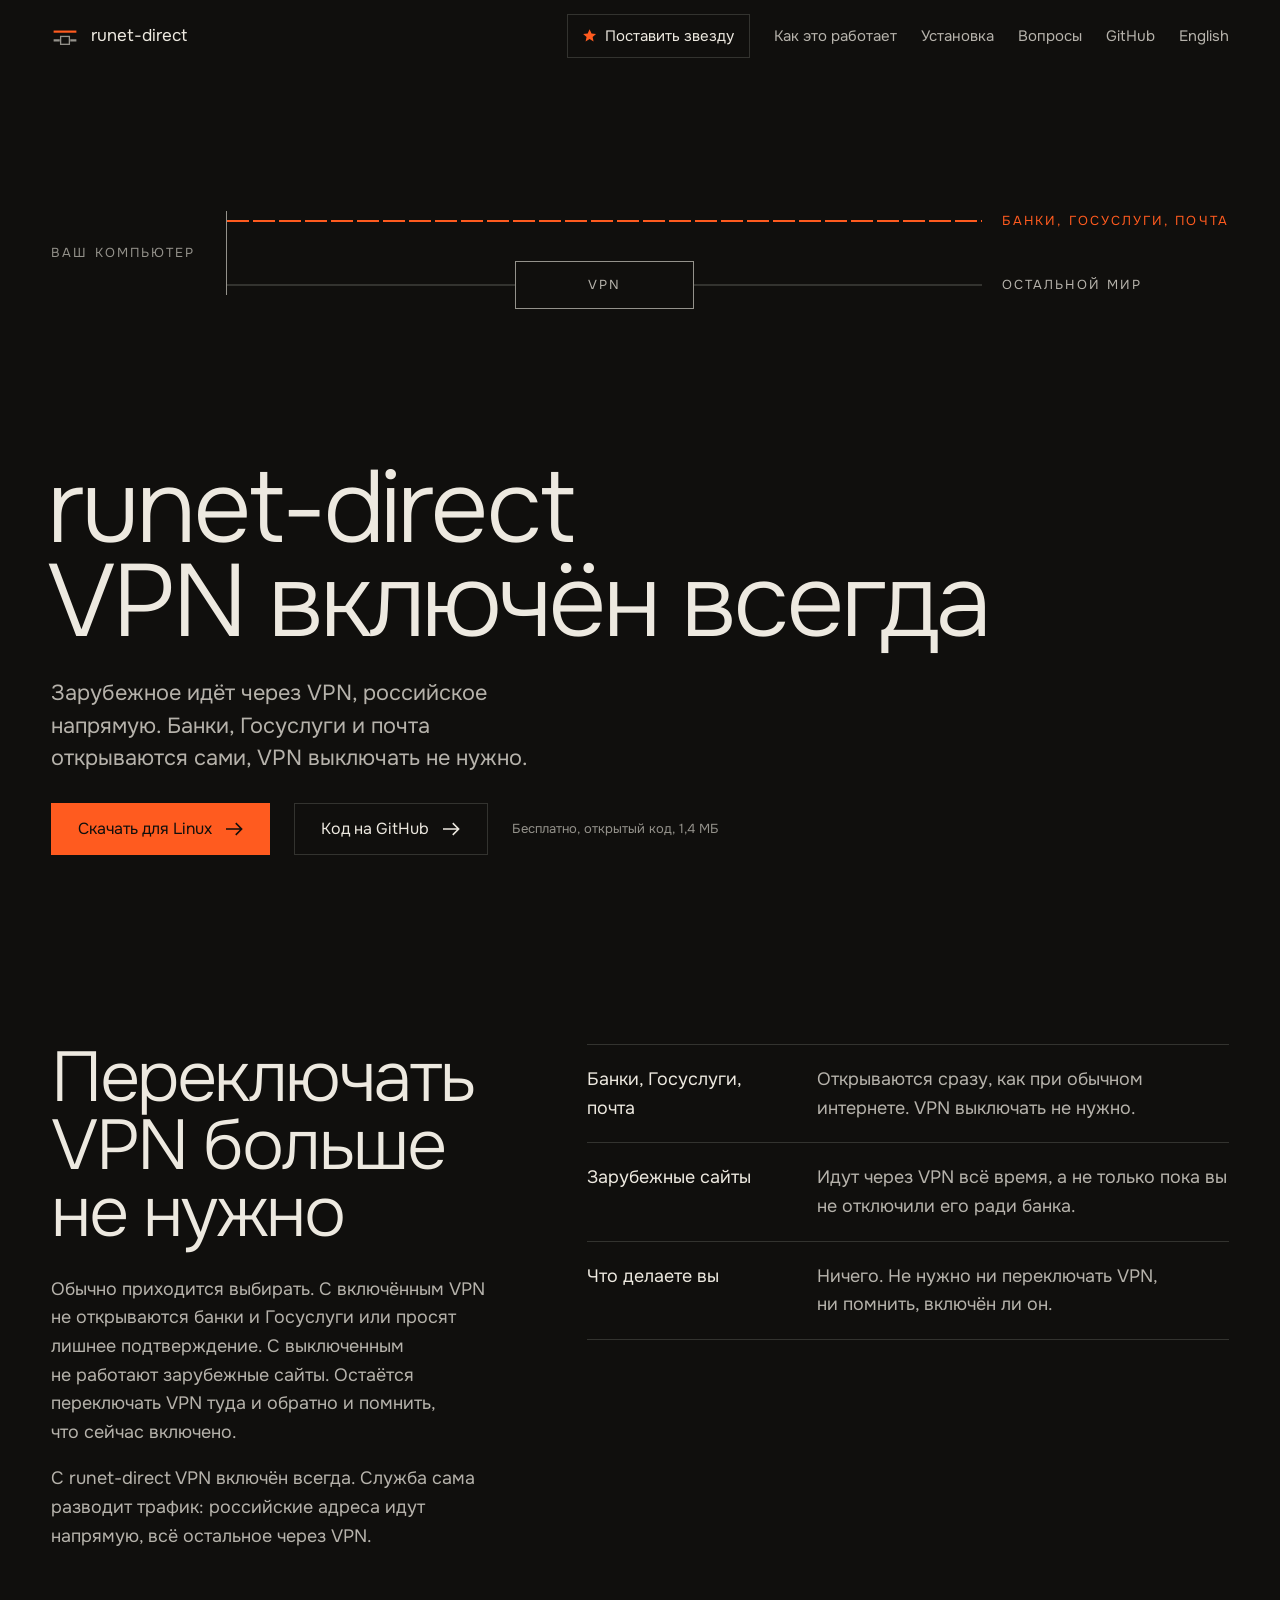
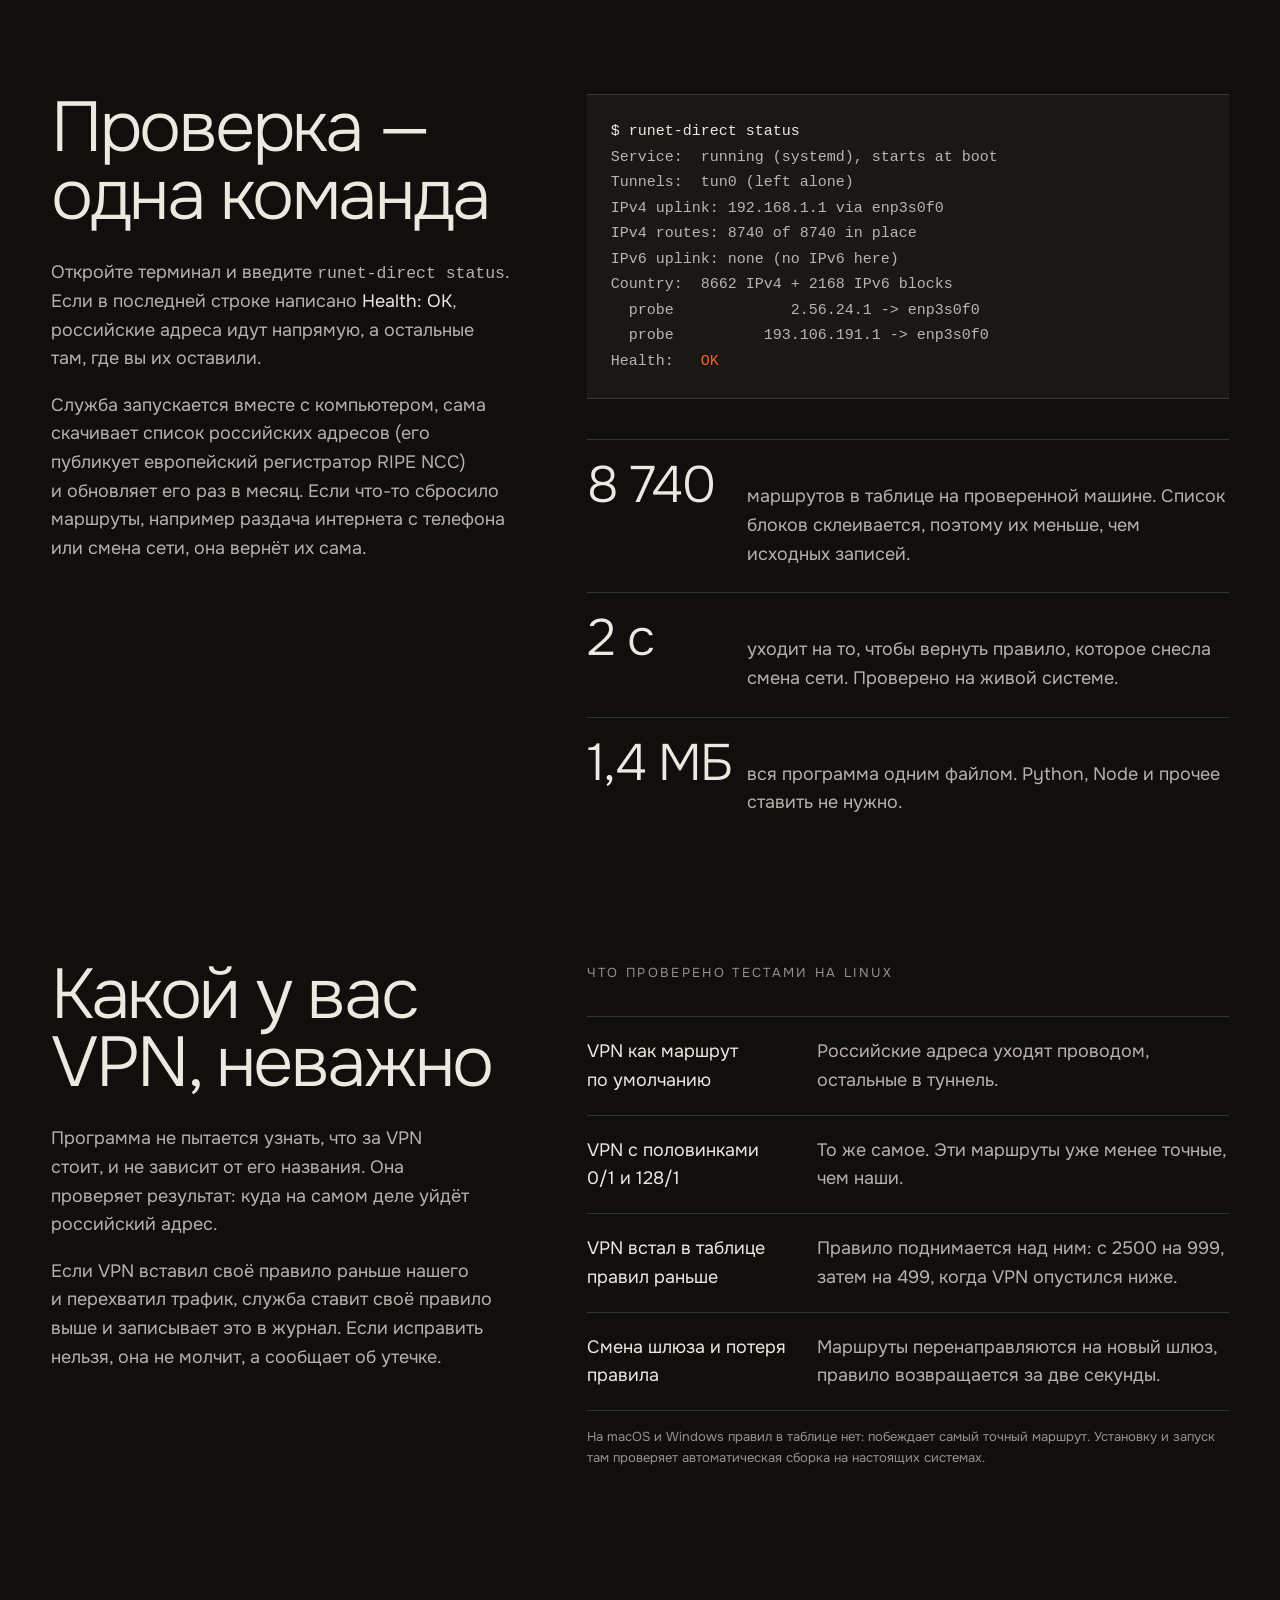
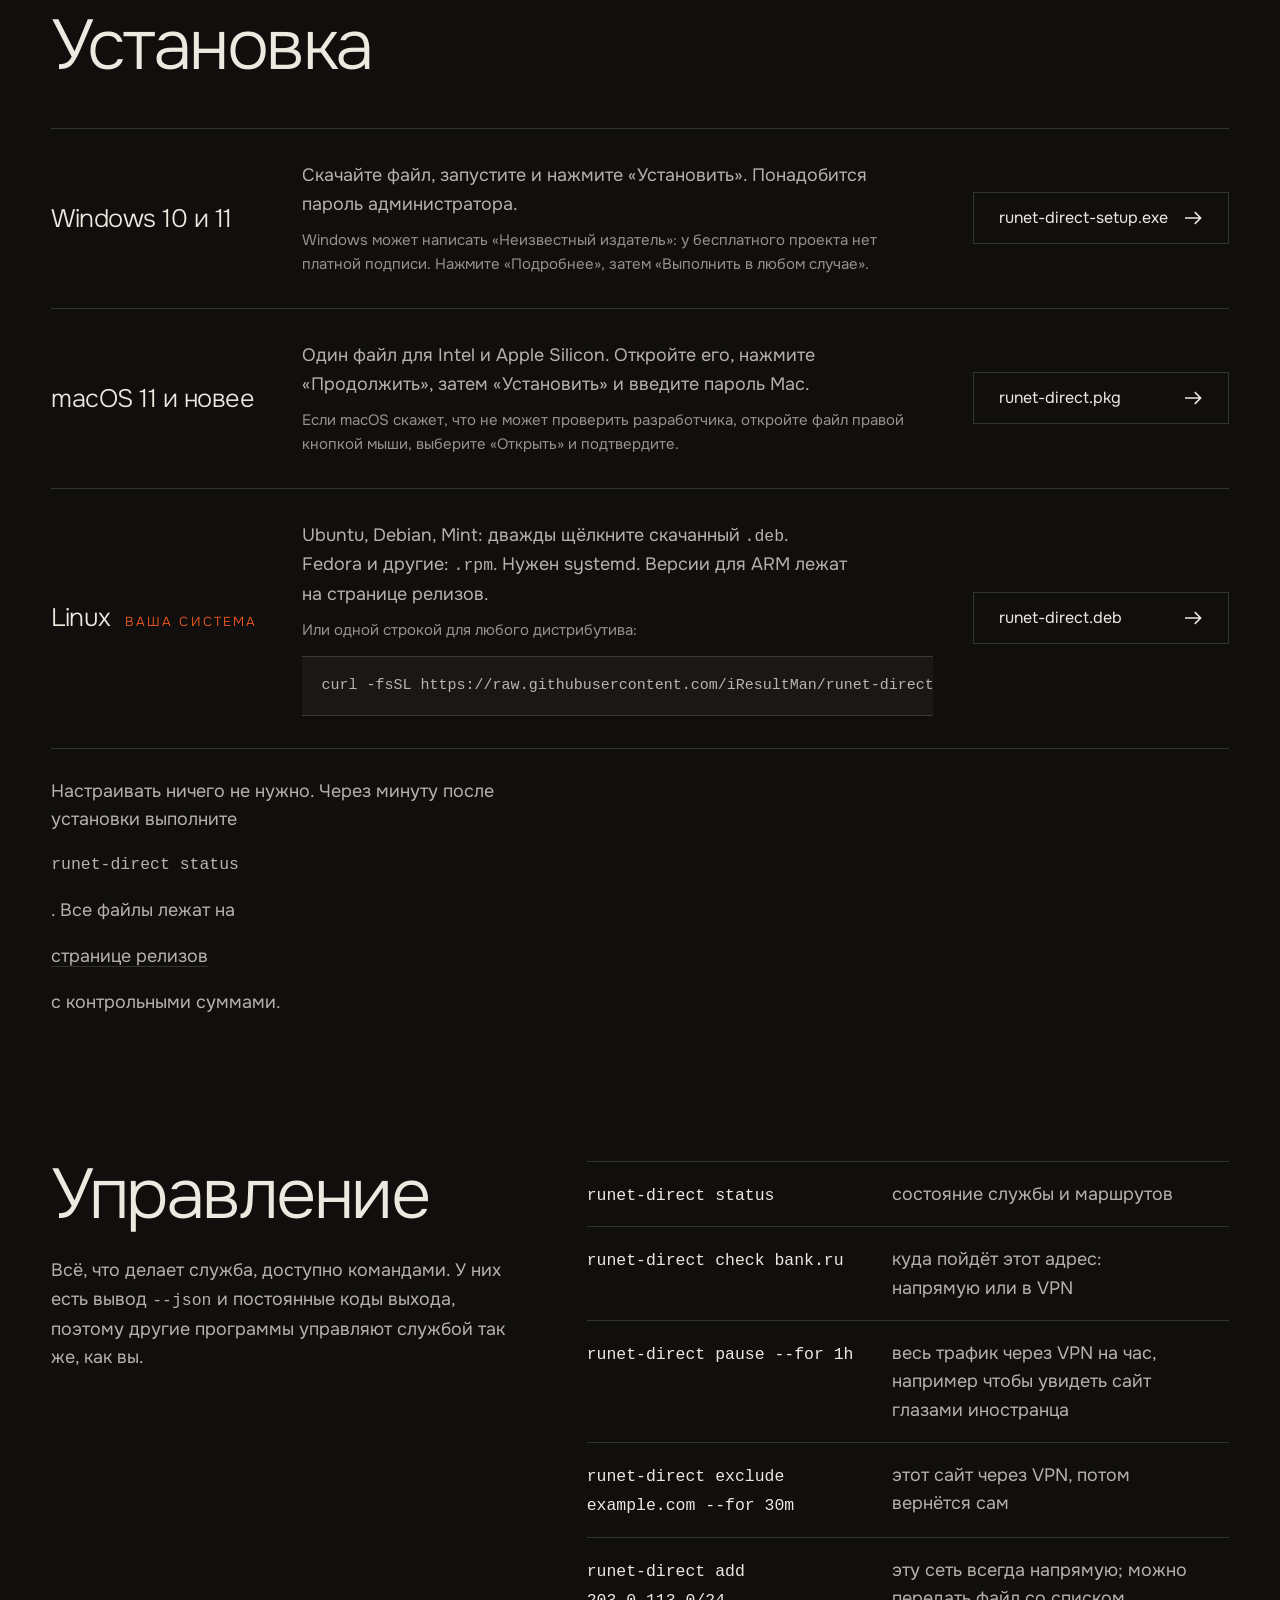
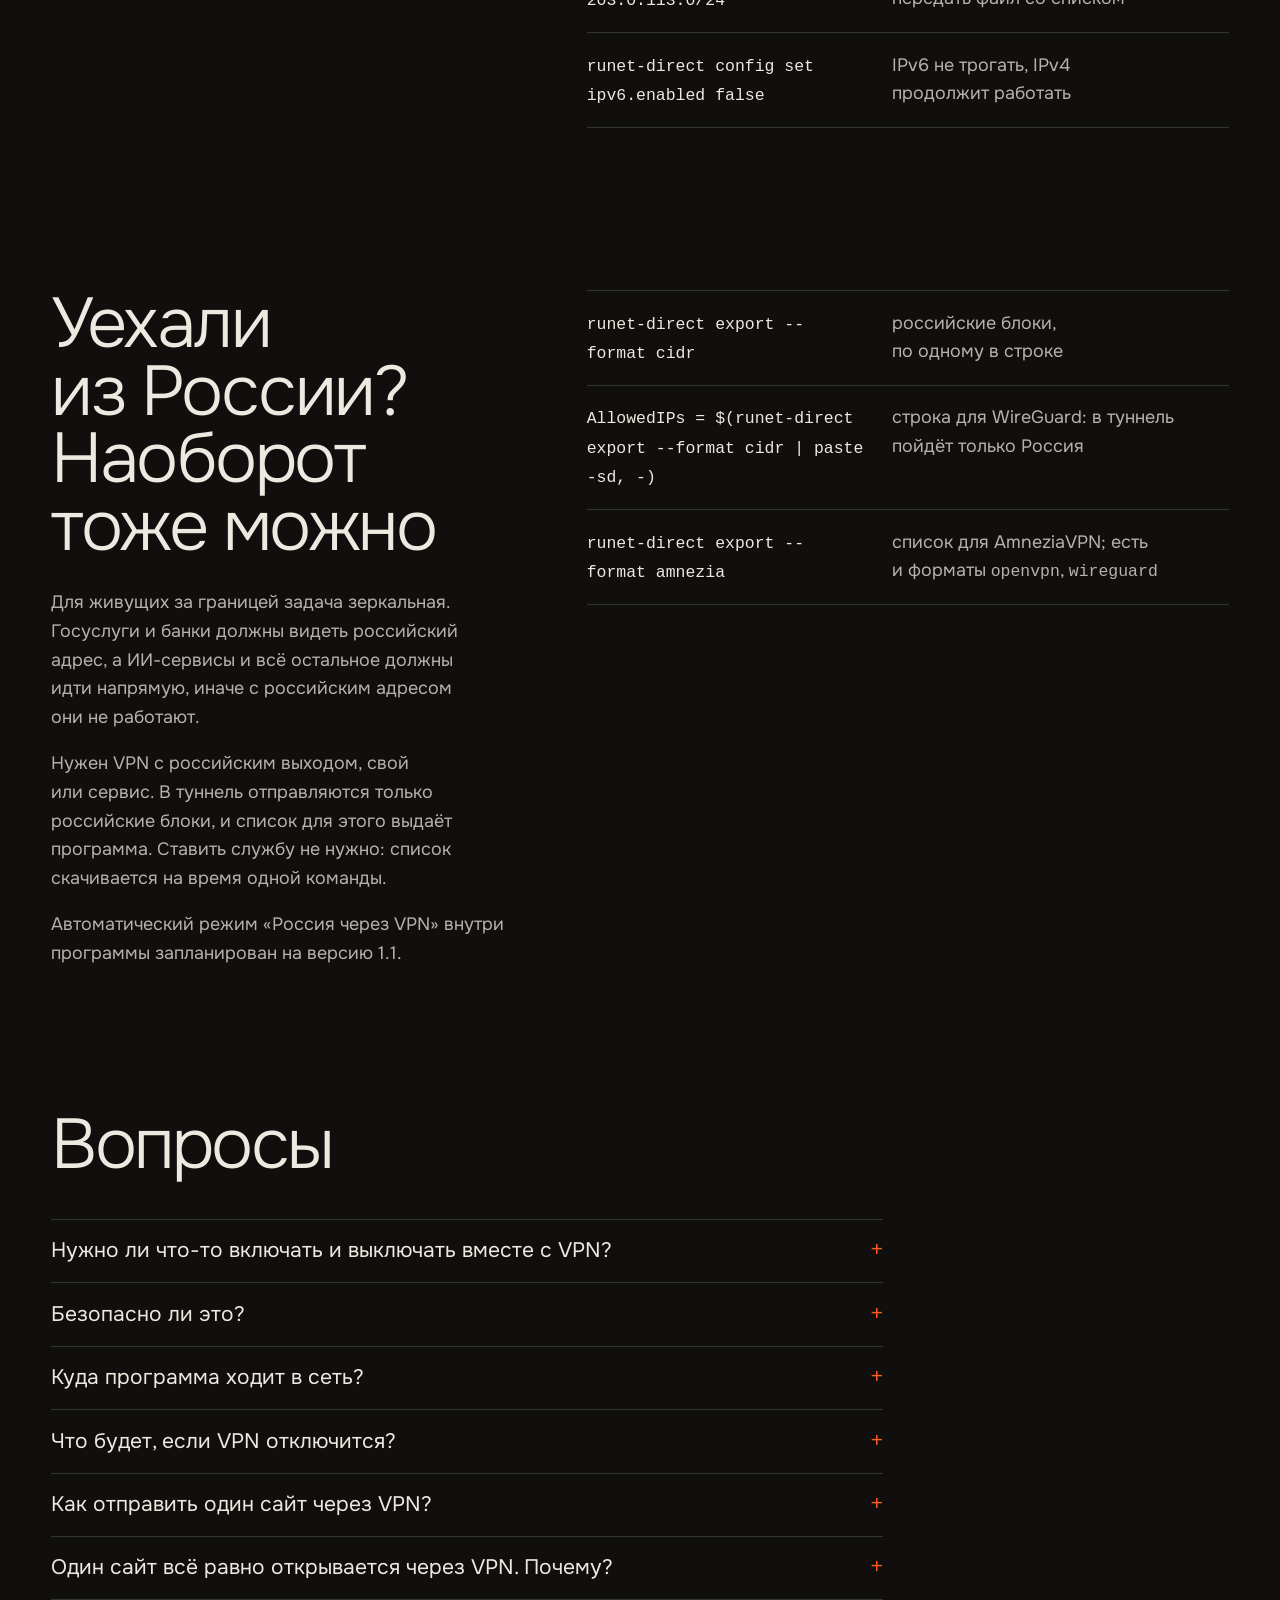
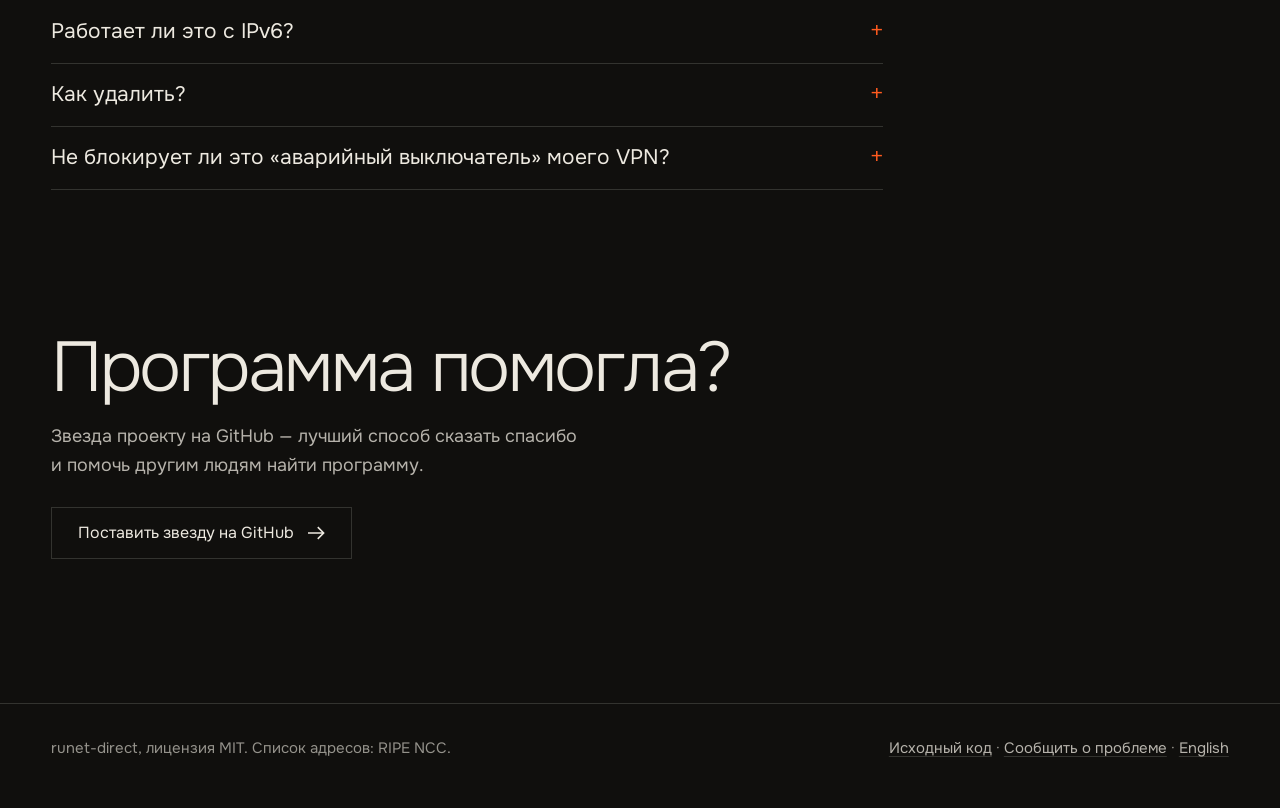
<file: docs/site/index.html>
<!doctype html>
<html lang="ru">
<head>
<meta charset="utf-8">
<meta name="viewport" content="width=device-width, initial-scale=1">
<title>runet-direct — VPN включён всегда, российские сайты работают</title>
<meta name="description" content="Включили VPN и забыли: зарубежные сайты идут через VPN, российские напрямую. Банки, Госуслуги и почта работают сами. Windows, macOS, Linux. Бесплатно, открытый код.">
<link rel="canonical" href="https://iresultman.github.io/runet-direct/">
<link rel="alternate" hreflang="ru" href="https://iresultman.github.io/runet-direct/">
<link rel="alternate" hreflang="en" href="https://iresultman.github.io/runet-direct/en/">
<link rel="alternate" hreflang="x-default" href="https://iresultman.github.io/runet-direct/en/">
<link rel="icon" href="favicon.svg" type="image/svg+xml">
<meta name="theme-color" content="#100f0d">
<meta property="og:type" content="website">
<meta property="og:title" content="runet-direct — VPN включён всегда, российские сайты работают">
<meta property="og:description" content="Зарубежные сайты идут через VPN, российские напрямую. VPN не нужно выключать. Бесплатно, для Windows, macOS и Linux.">
<meta property="og:url" content="https://iresultman.github.io/runet-direct/">
<meta property="og:image" content="https://iresultman.github.io/runet-direct/og.png">
<meta property="og:locale" content="ru_RU">
<meta name="twitter:card" content="summary_large_image">
<link rel="preload" href="fonts/onest-cyrillic.woff2" as="font" type="font/woff2" crossorigin>
<link rel="preload" href="fonts/onest-latin.woff2" as="font" type="font/woff2" crossorigin>
<link rel="stylesheet" href="style.css">
<script>document.documentElement.classList.add('js')</script>
<script type="application/ld+json">
{"@context":"https://schema.org","@type":"SoftwareApplication","name":"runet-direct","applicationCategory":"NetworkApplication","operatingSystem":"Windows, macOS, Linux","offers":{"@type":"Offer","price":"0","priceCurrency":"USD"},"license":"https://opensource.org/license/mit","url":"https://iresultman.github.io/runet-direct/","codeRepository":"https://github.com/iResultMan/runet-direct","inLanguage":"ru"}
</script>
</head>
<body>
<a class="skip" href="#main">К содержанию</a>
<main id="main">

<section class="hero" aria-labelledby="top-title">
  <div class="bar">
    <a class="brand" href="./" aria-label="runet-direct, на главную">
      <svg viewBox="0 0 64 64" aria-hidden="true"><path d="M6 22h52" stroke="#ff5b1f" stroke-width="5" fill="none"/><path d="M6 42h14M44 42h14" stroke="#ede9e0" stroke-opacity=".6" stroke-width="5" fill="none"/><rect x="22" y="33" width="20" height="18" stroke="#ede9e0" stroke-opacity=".6" stroke-width="3" fill="none"/></svg>
      runet-direct
    </a>
    <nav class="nav" aria-label="Разделы">
      <a class="star" href="https://github.com/iResultMan/runet-direct"><svg viewBox="0 0 16 16" aria-hidden="true"><path d="M8 1.3l2 4.4 4.8.5-3.6 3.2 1 4.7L8 11.6l-4.2 2.5 1-4.7L1.2 6.2l4.8-.5z"/></svg><span>Поставить звезду</span></a>
      <a href="#how">Как это работает</a>
      <a href="#install">Установка</a>
      <a href="#faq">Вопросы</a>
      <a href="https://github.com/iResultMan/runet-direct">GitHub</a>
      <a href="en/" hreflang="en" lang="en">English</a>
    </nav>
  </div>

  <div class="lanes rise" style="--d:300ms" role="img" aria-label="Схема: с вашего компьютера трафик идёт двумя путями. Российские сайты напрямую, остальной интернет через туннель VPN.">
    <div class="lane lane--direct">
      <span class="lane__from">Ваш компьютер</span>
      <span class="lane__line draw"></span>
      <span class="lane__to">Банки, Госуслуги, почта</span>
    </div>
    <div class="lane lane--vpn">
      <span class="lane__from"></span>
      <span class="lane__line draw"><span class="tunnel">VPN</span></span>
      <span class="lane__to">Остальной мир</span>
    </div>
  </div>

  <div class="hero__copy">
    <h1 id="top-title" class="rise" style="--d:420ms">runet-direct<br>VPN включён всегда</h1>
    <p class="lead rise" style="--d:900ms">Зарубежное идёт через VPN, российское напрямую. Банки, Госуслуги и почта открываются сами, VPN выключать не нужно.</p>
    <div class="cta rise" style="--d:1040ms">
      <a id="cta" class="btn btn--fill" href="#install"
         data-label-windows="Скачать для Windows" data-href-windows="https://github.com/iResultMan/runet-direct/releases/latest/download/runet-direct-setup-x86_64.exe"
         data-label-mac="Скачать для macOS" data-href-mac="https://github.com/iResultMan/runet-direct/releases/latest/download/runet-direct-macos.pkg"
         data-label-linux="Скачать для Linux" data-href-linux="https://github.com/iResultMan/runet-direct/releases/latest/download/runet-direct-linux-amd64.deb">
        <span>Скачать установщик</span>
        <svg class="arrow" viewBox="0 0 18 16" aria-hidden="true"><path d="M0 8h16M10 2l6 6-6 6" stroke="currentColor" stroke-width="1.6" fill="none"/></svg>
      </a>
      <a class="btn" href="https://github.com/iResultMan/runet-direct">
        <span>Код на GitHub</span>
        <svg class="arrow" viewBox="0 0 18 16" aria-hidden="true"><path d="M0 8h16M10 2l6 6-6 6" stroke="currentColor" stroke-width="1.6" fill="none"/></svg>
      </a>
      <span class="note">Бесплатно, открытый код, 1,4 МБ</span>
    </div>
  </div>
</section>

<section id="why" aria-labelledby="why-title">
  <div class="split">
    <div>
      <h2 id="why-title" class="rise">Переключать VPN больше не нужно</h2>
      <div class="prose rise" style="--d:100ms">
        <p>Обычно приходится выбирать. С включённым VPN не открываются банки и Госуслуги или просят лишнее подтверждение. С выключенным не работают зарубежные сайты. Остаётся переключать VPN туда и обратно и помнить, что сейчас включено.</p>
        <p>С runet-direct VPN включён всегда. Служба сама разводит трафик: российские адреса идут напрямую, всё остальное через VPN.</p>
      </div>
    </div>
    <dl class="facts rise" style="--d:200ms;margin-top:0">
      <div><dt>Банки, Госуслуги, почта</dt><dd>Открываются сразу, как при обычном интернете. VPN выключать не нужно.</dd></div>
      <div><dt>Зарубежные сайты</dt><dd>Идут через VPN всё время, а не только пока вы не отключили его ради банка.</dd></div>
      <div><dt>Что делаете вы</dt><dd>Ничего. Не нужно ни переключать VPN, ни помнить, включён ли он.</dd></div>
    </dl>
  </div>
</section>

<section id="how" aria-labelledby="how-title">
  <div class="split">
    <div>
      <h2 id="how-title" class="rise">Проверка — одна команда</h2>
      <div class="prose rise" style="--d:100ms">
        <p>Откройте терминал и введите <code>runet-direct status</code>. Если в последней строке написано <strong>Health: OK</strong>, российские адреса идут напрямую, а остальные там, где вы их оставили.</p>
        <p>Служба запускается вместе с компьютером, сама скачивает список российских адресов (его публикует европейский регистратор RIPE NCC) и обновляет его раз в месяц. Если что-то сбросило маршруты, например раздача интернета с телефона или смена сети, она вернёт их сама.</p>
      </div>
    </div>
    <div class="rise" style="--d:200ms">
<pre tabindex="0" aria-label="Пример вывода команды runet-direct status"><b>$ runet-direct status</b>
Service:  running (systemd), starts at boot
Tunnels:  tun0 (left alone)
IPv4 uplink: 192.168.1.1 via enp3s0f0
IPv4 routes: 8740 of 8740 in place
IPv6 uplink: none (no IPv6 here)
Country:  8662 IPv4 + 2168 IPv6 blocks
  probe             2.56.24.1 -> enp3s0f0
  probe          193.106.191.1 -> enp3s0f0
Health:   <span class="ok">OK</span></pre>
      <ul class="figures">
        <li><strong>8 740</strong><span>маршрутов в таблице на проверенной машине. Список блоков склеивается, поэтому их меньше, чем исходных записей.</span></li>
        <li><strong>2 с</strong><span>уходит на то, чтобы вернуть правило, которое снесла смена сети. Проверено на живой системе.</span></li>
        <li><strong>1,4 МБ</strong><span>вся программа одним файлом. Python, Node и прочее ставить не нужно.</span></li>
      </ul>
    </div>
  </div>
</section>

<section id="vpn" aria-labelledby="vpn-title">
  <div class="split">
    <div>
      <h2 id="vpn-title" class="rise">Какой у вас VPN, неважно</h2>
      <div class="prose rise" style="--d:100ms">
        <p>Программа не пытается узнать, что за VPN стоит, и не зависит от его названия. Она проверяет результат: куда на самом деле уйдёт российский адрес.</p>
        <p>Если VPN вставил своё правило раньше нашего и перехватил трафик, служба ставит своё правило выше и записывает это в журнал. Если исправить нельзя, она не молчит, а сообщает об утечке.</p>
      </div>
    </div>
    <div class="rise" style="--d:200ms">
      <p class="label">Что проверено тестами на Linux</p>
      <dl class="facts">
        <div><dt>VPN как маршрут по умолчанию</dt><dd>Российские адреса уходят проводом, остальные в туннель.</dd></div>
        <div><dt>VPN с половинками 0/1 и 128/1</dt><dd>То же самое. Эти маршруты уже менее точные, чем наши.</dd></div>
        <div><dt>VPN встал в таблице правил раньше</dt><dd>Правило поднимается над ним: с 2500 на 999, затем на 499, когда VPN опустился ниже.</dd></div>
        <div><dt>Смена шлюза и потеря правила</dt><dd>Маршруты перенаправляются на новый шлюз, правило возвращается за две секунды.</dd></div>
      </dl>
      <p class="note" style="margin-top:1rem">На macOS и Windows правил в таблице нет: побеждает самый точный маршрут. Установку и запуск там проверяет автоматическая сборка на настоящих системах.</p>
    </div>
  </div>
</section>

<section id="install" aria-labelledby="install-title">
  <h2 id="install-title" class="rise">Установка</h2>
  <div class="os">
    <div class="os__row rise" data-os="windows" style="--d:50ms">
      <h3>Windows 10 и 11</h3>
      <div>
        <p>Скачайте файл, запустите и нажмите «Установить». Понадобится пароль администратора.</p>
        <p class="small">Windows может написать «Неизвестный издатель»: у бесплатного проекта нет платной подписи. Нажмите «Подробнее», затем «Выполнить в любом случае».</p>
      </div>
      <a class="btn" href="https://github.com/iResultMan/runet-direct/releases/latest/download/runet-direct-setup-x86_64.exe"><span>runet-direct-setup.exe</span><svg class="arrow" viewBox="0 0 18 16" aria-hidden="true"><path d="M0 8h16M10 2l6 6-6 6" stroke="currentColor" stroke-width="1.6" fill="none"/></svg></a>
    </div>
    <div class="os__row rise" data-os="mac" style="--d:100ms">
      <h3>macOS 11 и новее</h3>
      <div>
        <p>Один файл для Intel и Apple Silicon. Откройте его, нажмите «Продолжить», затем «Установить» и введите пароль Mac.</p>
        <p class="small">Если macOS скажет, что не может проверить разработчика, откройте файл правой кнопкой мыши, выберите «Открыть» и подтвердите.</p>
      </div>
      <a class="btn" href="https://github.com/iResultMan/runet-direct/releases/latest/download/runet-direct-macos.pkg"><span>runet-direct.pkg</span><svg class="arrow" viewBox="0 0 18 16" aria-hidden="true"><path d="M0 8h16M10 2l6 6-6 6" stroke="currentColor" stroke-width="1.6" fill="none"/></svg></a>
    </div>
    <div class="os__row rise" data-os="linux" style="--d:150ms">
      <h3>Linux</h3>
      <div>
        <p>Ubuntu, Debian, Mint: дважды щёлкните скачанный <code>.deb</code>. Fedora и другие: <code>.rpm</code>. Нужен systemd. Версии для ARM лежат на странице релизов.</p>
        <p class="small">Или одной строкой для любого дистрибутива:</p>
<pre tabindex="0">curl -fsSL https://raw.githubusercontent.com/iResultMan/runet-direct/main/install.sh | sudo sh</pre>
      </div>
      <a class="btn" href="https://github.com/iResultMan/runet-direct/releases/latest/download/runet-direct-linux-amd64.deb"><span>runet-direct.deb</span><svg class="arrow" viewBox="0 0 18 16" aria-hidden="true"><path d="M0 8h16M10 2l6 6-6 6" stroke="currentColor" stroke-width="1.6" fill="none"/></svg></a>
    </div>
  </div>
  <p class="prose rise" style="margin-top:1.75rem">Настраивать ничего не нужно. Через минуту после установки выполните <code>runet-direct status</code>. Все файлы лежат на <a href="https://github.com/iResultMan/runet-direct/releases/latest">странице релизов</a> с контрольными суммами.</p>
</section>

<section id="control" aria-labelledby="control-title">
  <div class="split">
    <div>
      <h2 id="control-title" class="rise">Управление</h2>
      <div class="prose rise" style="--d:100ms">
        <p>Всё, что делает служба, доступно командами. У них есть вывод <code>--json</code> и постоянные коды выхода, поэтому другие программы управляют службой так же, как вы.</p>
      </div>
    </div>
    <dl class="cmds rise" style="--d:200ms;margin-top:0">
      <div><dt><code>runet-direct status</code></dt><dd>состояние службы и маршрутов</dd></div>
      <div><dt><code>runet-direct check bank.ru</code></dt><dd>куда пойдёт этот адрес: напрямую или в VPN</dd></div>
      <div><dt><code>runet-direct pause --for 1h</code></dt><dd>весь трафик через VPN на час, например чтобы увидеть сайт глазами иностранца</dd></div>
      <div><dt><code>runet-direct exclude example.com --for 30m</code></dt><dd>этот сайт через VPN, потом вернётся сам</dd></div>
      <div><dt><code>runet-direct add 203.0.113.0/24</code></dt><dd>эту сеть всегда напрямую; можно передать файл со списком</dd></div>
      <div><dt><code>runet-direct config set ipv6.enabled false</code></dt><dd>IPv6 не трогать, IPv4 продолжит работать</dd></div>
    </dl>
  </div>
</section>

<section id="abroad" aria-labelledby="abroad-title">
  <div class="split">
    <div>
      <h2 id="abroad-title" class="rise">Уехали из России? Наоборот тоже можно</h2>
      <div class="prose rise" style="--d:100ms">
        <p>Для живущих за границей задача зеркальная. Госуслуги и банки должны видеть российский адрес, а ИИ-сервисы и всё остальное должны идти напрямую, иначе с российским адресом они не работают.</p>
        <p>Нужен VPN с российским выходом, свой или сервис. В туннель отправляются только российские блоки, и список для этого выдаёт программа. Ставить службу не нужно: список скачивается на время одной команды.</p>
        <p>Автоматический режим «Россия через VPN» внутри программы запланирован на версию 1.1.</p>
      </div>
    </div>
    <dl class="cmds rise" style="--d:200ms;margin-top:0">
      <div><dt><code>runet-direct export --format cidr</code></dt><dd>российские блоки, по одному в строке</dd></div>
      <div><dt><code>AllowedIPs = $(runet-direct export --format cidr | paste -sd, -)</code></dt><dd>строка для WireGuard: в туннель пойдёт только Россия</dd></div>
      <div><dt><code>runet-direct export --format amnezia</code></dt><dd>список для AmneziaVPN; есть и форматы <code>openvpn</code>, <code>wireguard</code></dd></div>
    </dl>
  </div>
</section>

<section id="faq" aria-labelledby="faq-title">
  <h2 id="faq-title" class="rise">Вопросы</h2>
  <div class="faq rise" style="--d:100ms">
    <details><summary>Нужно ли что-то включать и выключать вместе с VPN?</summary><div>
      <p>Нет. Служба работает постоянно и не зависит от того, включён ли VPN в этот момент. Включили VPN один раз и забыли: российские сайты работают напрямую, остальные через него.</p></div></details>
    <details><summary>Безопасно ли это?</summary><div>
      <p>Программа не читает и не перехватывает трафик. Она только добавляет маршруты в таблицу системы и убирает их, когда вы её удаляете. Код открыт и лежит под лицензией MIT. У файлов релиза есть контрольные суммы и подтверждение происхождения сборки.</p></div></details>
    <details><summary>Куда программа ходит в сеть?</summary><div>
      <p>Раз в месяц скачивает файл со списком адресов с сервера RIPE NCC. Больше никуда. Телеметрии нет, учётной записи нет.</p></div></details>
    <details><summary>Что будет, если VPN отключится?</summary><div>
      <p>Российские адреса продолжат идти напрямую, остальные поведут себя так, как настроено у вас в системе. Службе VPN не нужен.</p></div></details>
    <details><summary>Как отправить один сайт через VPN?</summary><div>
      <p>Вставьте ссылку на сайт прямо из браузера: <code>sudo runet-direct exclude https://сайт.ru/любая-страница</code>. Диапазоны адресов знать не нужно, программа берёт адреса, на которые сейчас указывает имя сайта, и обновляет их каждые несколько часов. Чтобы вернуть как было: <code>sudo runet-direct remove сайт.ru</code>. Чтобы только на время: добавьте <code>--for 1h</code>.</p>
      <p>Имя с <code>www</code> и без ведёт себя одинаково. Для сайта вместе с поддоменами: <code>sudo runet-direct exclude '*.сайт.ru'</code> (в кавычках; без кавычек можно писать <code>.сайт.ru</code>). Маска проверяет сам сайт и самые частые поддомены (api, m, static, cdn, lk, login и другие); остальные поддомены добавьте по имени.</p>
      <p>Если у сайта очень много адресов (он стоит за сетью доставки), сработает не для всех сразу: проверяйте командой <code>runet-direct check сайт.ru</code>.</p></div></details>
    <details><summary>Один сайт всё равно открывается через VPN. Почему?</summary><div>
      <p>Список строится по российским адресам. Сайт, который стоит за зарубежной сетью доставки, в него не попадёт. Добавьте его вручную, можно вставить ссылку: <code>sudo runet-direct add https://имя-сайта.ru</code>. Проверить результат можно командой <code>runet-direct check имя-сайта.ru</code>.</p></div></details>
    <details><summary>Работает ли это с IPv6?</summary><div>
      <p>Да. IPv4 и IPv6 включаются раздельно. Если у вас нет IPv6, служба его просто пропускает.</p></div></details>
    <details><summary>Как удалить?</summary><div>
      <p>Windows: «Параметры», «Приложения», runet-direct. macOS: <code>sudo runet-direct uninstall</code>. Linux: <code>sudo apt remove runet-direct</code> или <code>sudo dnf remove runet-direct</code>. Маршруты снимаются при удалении.</p></div></details>
    <details><summary>Не блокирует ли это «аварийный выключатель» моего VPN?</summary><div>
      <p>Если выключатель устроен как правило файрвола, он блокирует и прямой трафик, и программа ничего с этим сделать не может. Отключите выключатель или добавьте исключение для вашего подключения.</p></div></details>
  </div>
</section>

<section id="thanks" aria-labelledby="thanks-title">
  <h2 id="thanks-title" class="rise">Программа помогла?</h2>
  <div class="prose rise" style="--d:100ms;margin-top:1.25rem">
    <p>Звезда проекту на GitHub — лучший способ сказать спасибо и помочь другим людям найти программу.</p>
  </div>
  <p class="rise" style="--d:200ms;margin-top:1.75rem"><a class="btn" href="https://github.com/iResultMan/runet-direct"><span>Поставить звезду на GitHub</span><svg class="arrow" viewBox="0 0 18 16" aria-hidden="true"><path d="M0 8h16M10 2l6 6-6 6" stroke="currentColor" stroke-width="1.6" fill="none"/></svg></a></p>
</section>

</main>
<footer>
  <span>runet-direct, лицензия MIT. Список адресов: RIPE NCC.</span>
  <span><a href="https://github.com/iResultMan/runet-direct">Исходный код</a> · <a href="https://github.com/iResultMan/runet-direct/issues">Сообщить о проблеме</a> · <a href="en/" hreflang="en" lang="en">English</a></span>
</footer>
<script src="main.js" defer></script>
</body>
</html>
</file>
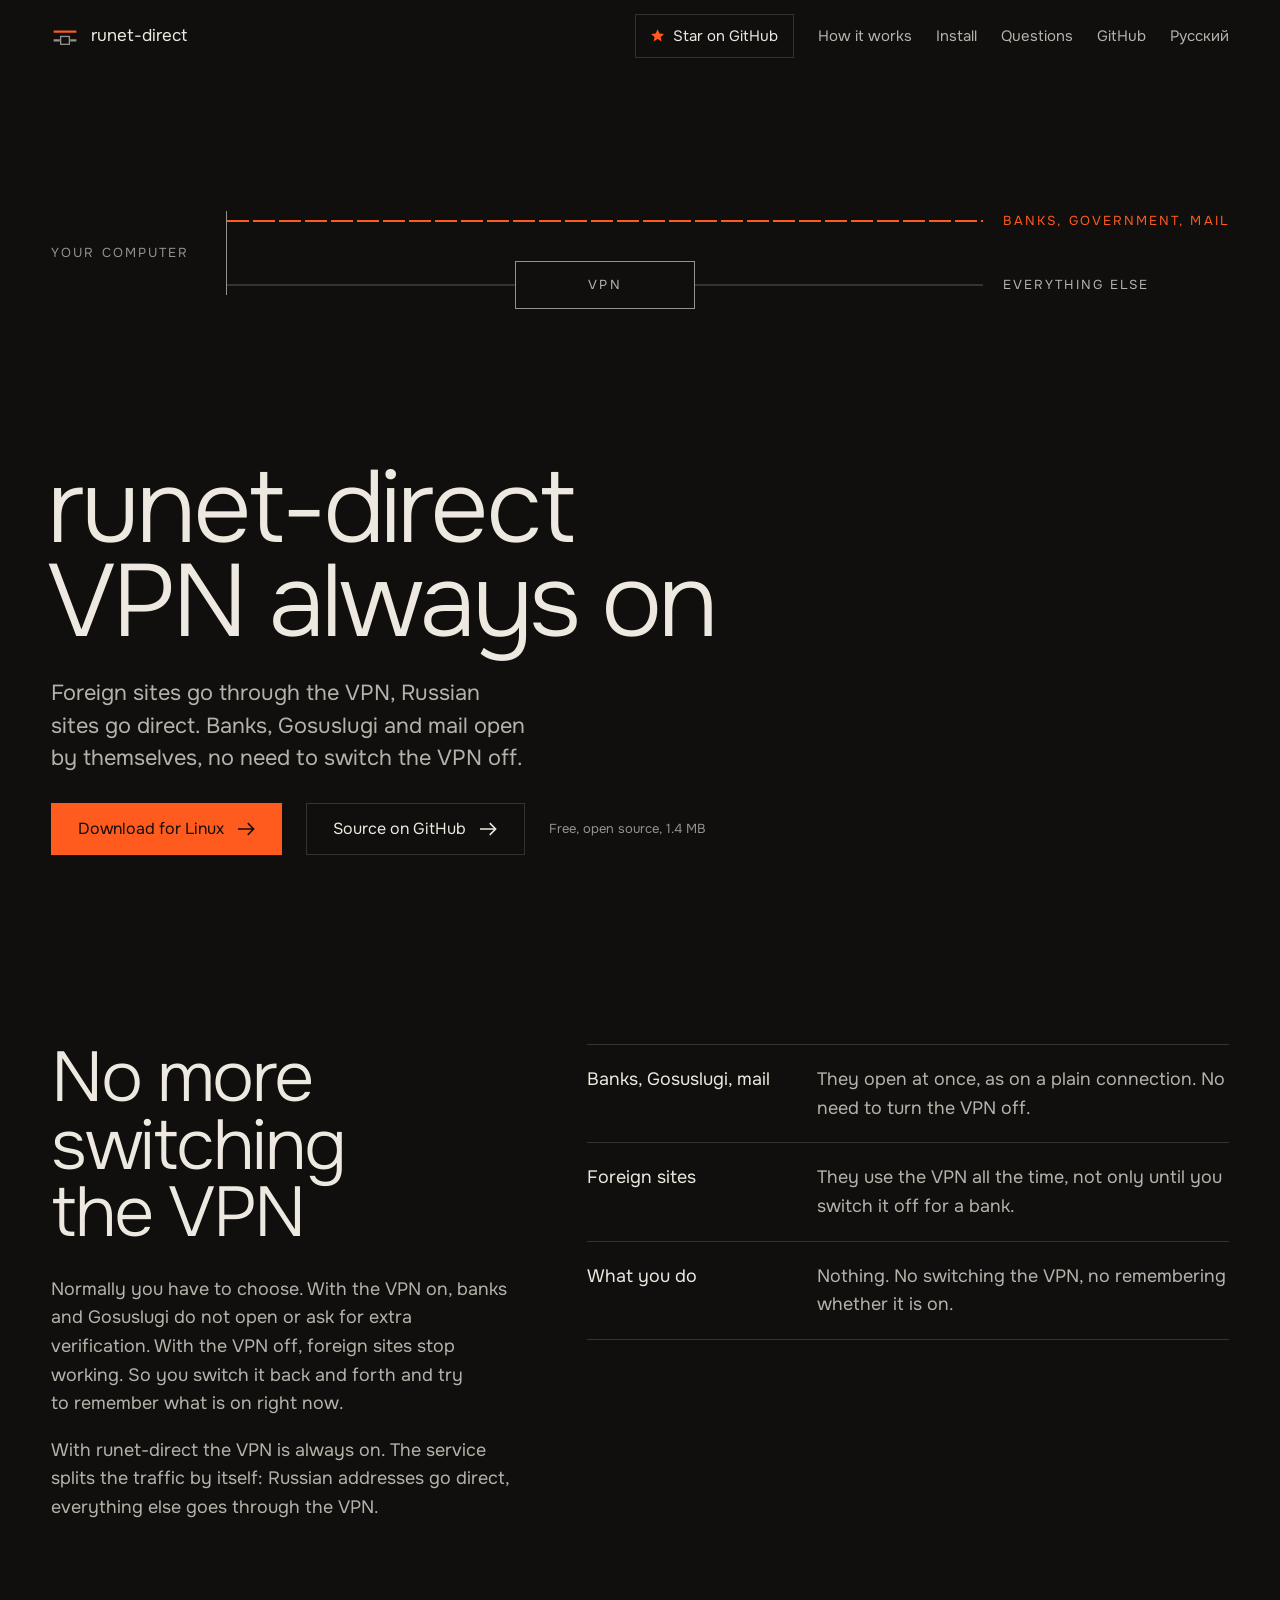
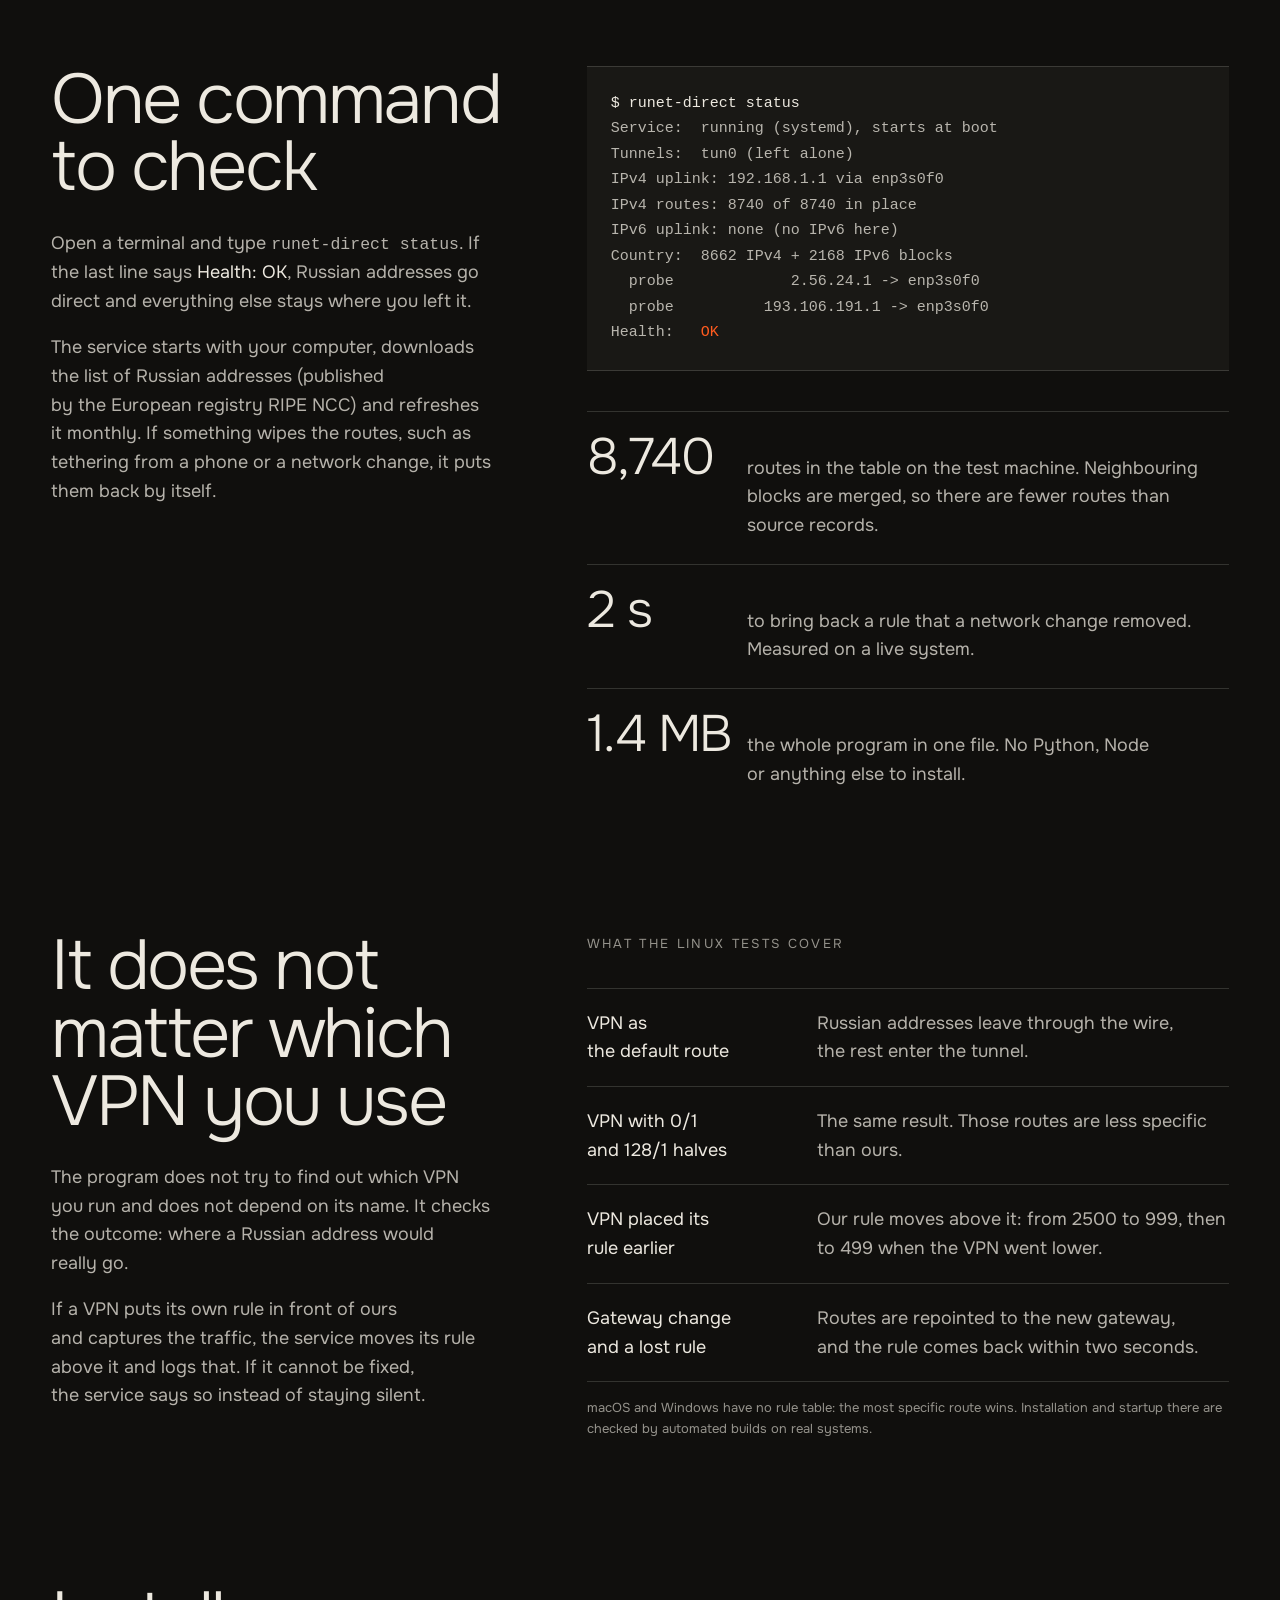
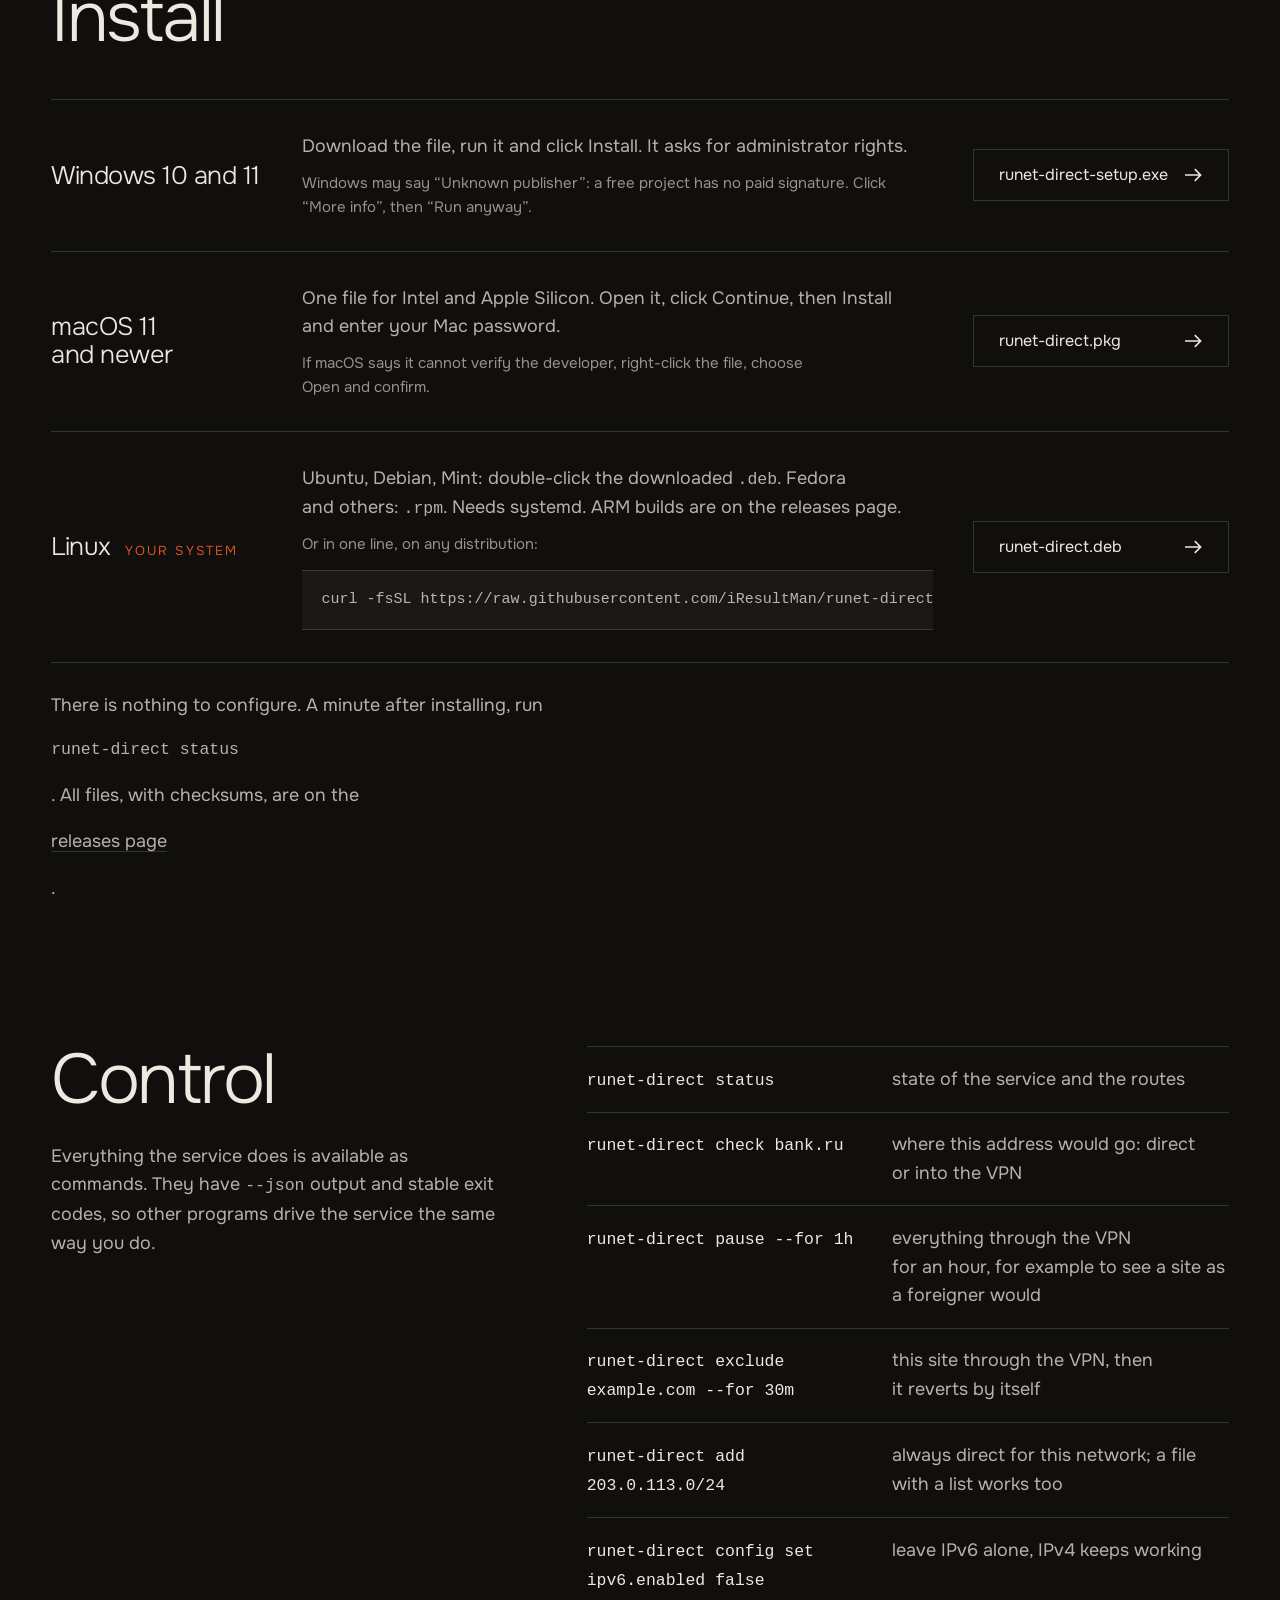
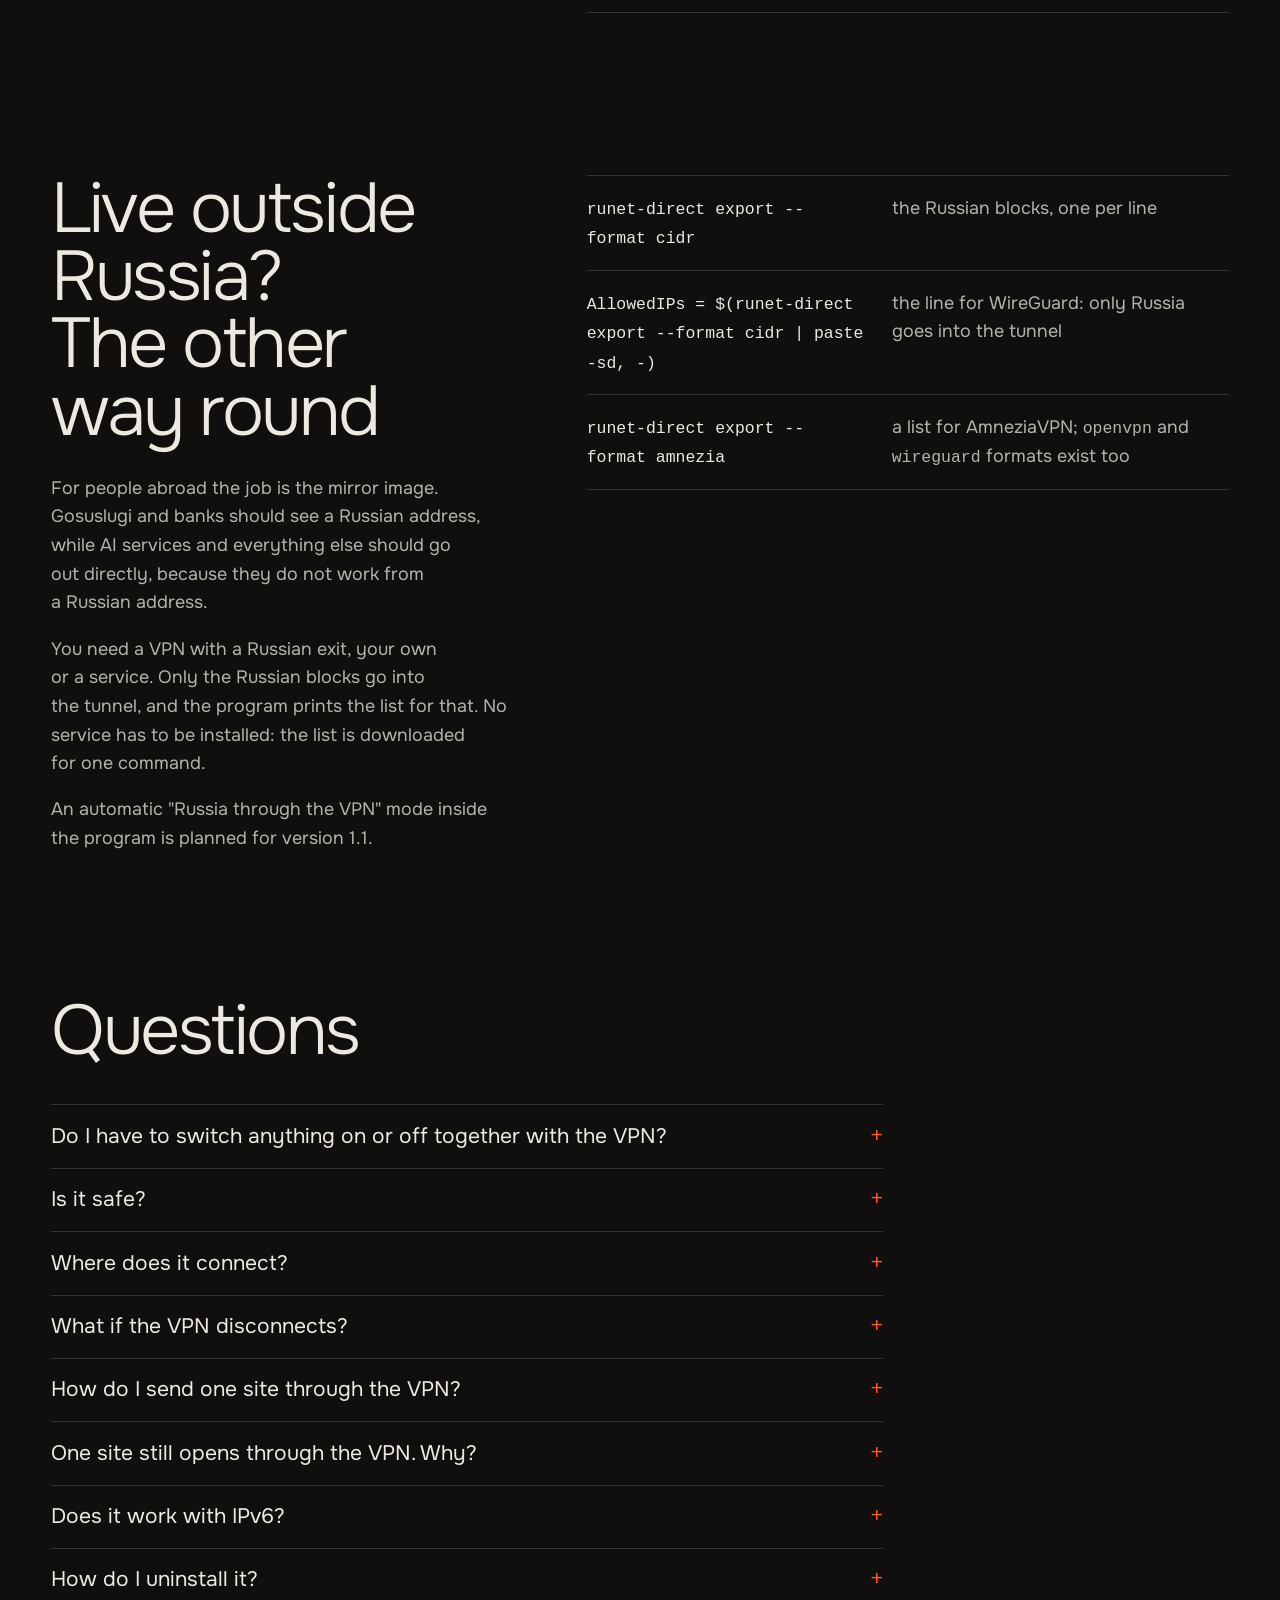
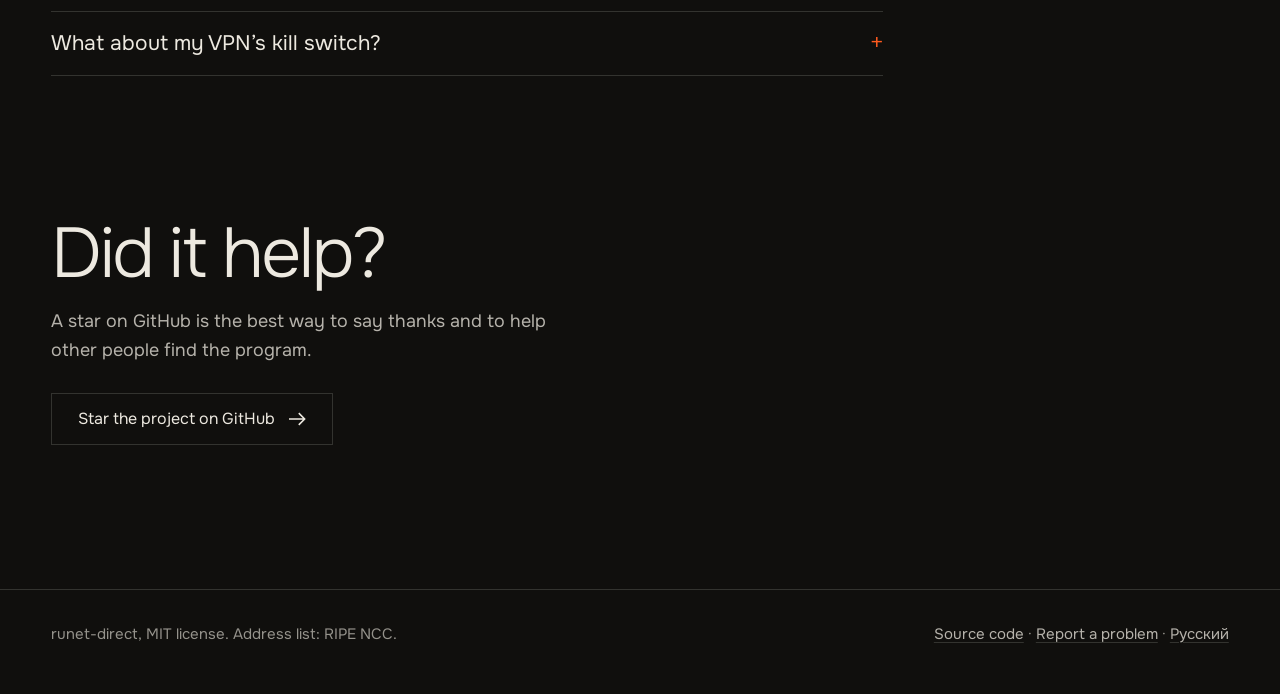
<file: docs/site/en/index.html>
<!doctype html>
<html lang="en">
<head>
<meta charset="utf-8">
<meta name="viewport" content="width=device-width, initial-scale=1">
<title>runet-direct — keep your VPN on, Russian sites still work</title>
<meta name="description" content="Turn the VPN on and forget it: foreign sites go through the VPN, Russian sites go direct. Banks, Gosuslugi and mail just work. Windows, macOS, Linux. Free and open source.">
<link rel="canonical" href="https://iresultman.github.io/runet-direct/en/">
<link rel="alternate" hreflang="ru" href="https://iresultman.github.io/runet-direct/">
<link rel="alternate" hreflang="en" href="https://iresultman.github.io/runet-direct/en/">
<link rel="alternate" hreflang="x-default" href="https://iresultman.github.io/runet-direct/en/">
<link rel="icon" href="../favicon.svg" type="image/svg+xml">
<meta name="theme-color" content="#100f0d">
<meta property="og:type" content="website">
<meta property="og:title" content="runet-direct — keep your VPN on, Russian sites still work">
<meta property="og:description" content="Foreign sites go through the VPN, Russian sites go direct. You never switch the VPN off. Free, for Windows, macOS and Linux.">
<meta property="og:url" content="https://iresultman.github.io/runet-direct/en/">
<meta property="og:image" content="https://iresultman.github.io/runet-direct/og.png">
<meta property="og:locale" content="en_US">
<meta name="twitter:card" content="summary_large_image">
<link rel="preload" href="../fonts/onest-cyrillic.woff2" as="font" type="font/woff2" crossorigin>
<link rel="preload" href="../fonts/onest-latin.woff2" as="font" type="font/woff2" crossorigin>
<link rel="stylesheet" href="../style.css">
<script>document.documentElement.classList.add('js')</script>
<script type="application/ld+json">
{"@context":"https://schema.org","@type":"SoftwareApplication","name":"runet-direct","applicationCategory":"NetworkApplication","operatingSystem":"Windows, macOS, Linux","offers":{"@type":"Offer","price":"0","priceCurrency":"USD"},"license":"https://opensource.org/license/mit","url":"https://iresultman.github.io/runet-direct/en/","codeRepository":"https://github.com/iResultMan/runet-direct","inLanguage":"en"}
</script>
</head>
<body>
<a class="skip" href="#main">Skip to content</a>
<main id="main">

<section class="hero" aria-labelledby="top-title">
  <div class="bar">
    <a class="brand" href="./" aria-label="runet-direct, home">
      <svg viewBox="0 0 64 64" aria-hidden="true"><path d="M6 22h52" stroke="#ff5b1f" stroke-width="5" fill="none"/><path d="M6 42h14M44 42h14" stroke="#ede9e0" stroke-opacity=".6" stroke-width="5" fill="none"/><rect x="22" y="33" width="20" height="18" stroke="#ede9e0" stroke-opacity=".6" stroke-width="3" fill="none"/></svg>
      runet-direct
    </a>
    <nav class="nav" aria-label="Sections">
      <a class="star" href="https://github.com/iResultMan/runet-direct"><svg viewBox="0 0 16 16" aria-hidden="true"><path d="M8 1.3l2 4.4 4.8.5-3.6 3.2 1 4.7L8 11.6l-4.2 2.5 1-4.7L1.2 6.2l4.8-.5z"/></svg><span>Star on GitHub</span></a>
      <a href="#how">How it works</a>
      <a href="#install">Install</a>
      <a href="#faq">Questions</a>
      <a href="https://github.com/iResultMan/runet-direct">GitHub</a>
      <a href="../" hreflang="ru" lang="ru">Русский</a>
    </nav>
  </div>

  <div class="lanes rise" style="--d:300ms" role="img" aria-label="Diagram: traffic leaves your computer by two paths. Russian sites go direct, the rest of the internet goes through the VPN tunnel.">
    <div class="lane lane--direct">
      <span class="lane__from">Your computer</span>
      <span class="lane__line draw"></span>
      <span class="lane__to">Banks, government, mail</span>
    </div>
    <div class="lane lane--vpn">
      <span class="lane__from"></span>
      <span class="lane__line draw"><span class="tunnel">VPN</span></span>
      <span class="lane__to">Everything else</span>
    </div>
  </div>

  <div class="hero__copy">
    <h1 id="top-title" class="rise" style="--d:420ms">runet-direct<br>VPN always on</h1>
    <p class="lead rise" style="--d:900ms">Foreign sites go through the VPN, Russian sites go direct. Banks, Gosuslugi and mail open by themselves, no need to switch the VPN off.</p>
    <div class="cta rise" style="--d:1040ms">
      <a id="cta" class="btn btn--fill" href="#install"
         data-label-windows="Download for Windows" data-href-windows="https://github.com/iResultMan/runet-direct/releases/latest/download/runet-direct-setup-x86_64.exe"
         data-label-mac="Download for macOS" data-href-mac="https://github.com/iResultMan/runet-direct/releases/latest/download/runet-direct-macos.pkg"
         data-label-linux="Download for Linux" data-href-linux="https://github.com/iResultMan/runet-direct/releases/latest/download/runet-direct-linux-amd64.deb">
        <span>Download the installer</span>
        <svg class="arrow" viewBox="0 0 18 16" aria-hidden="true"><path d="M0 8h16M10 2l6 6-6 6" stroke="currentColor" stroke-width="1.6" fill="none"/></svg>
      </a>
      <a class="btn" href="https://github.com/iResultMan/runet-direct">
        <span>Source on GitHub</span>
        <svg class="arrow" viewBox="0 0 18 16" aria-hidden="true"><path d="M0 8h16M10 2l6 6-6 6" stroke="currentColor" stroke-width="1.6" fill="none"/></svg>
      </a>
      <span class="note">Free, open source, 1.4 MB</span>
    </div>
  </div>
</section>

<section id="why" aria-labelledby="why-title">
  <div class="split">
    <div>
      <h2 id="why-title" class="rise">No more switching the VPN</h2>
      <div class="prose rise" style="--d:100ms">
        <p>Normally you have to choose. With the VPN on, banks and Gosuslugi do not open or ask for extra verification. With the VPN off, foreign sites stop working. So you switch it back and forth and try to remember what is on right now.</p>
        <p>With runet-direct the VPN is always on. The service splits the traffic by itself: Russian addresses go direct, everything else goes through the VPN.</p>
      </div>
    </div>
    <dl class="facts rise" style="--d:200ms;margin-top:0">
      <div><dt>Banks, Gosuslugi, mail</dt><dd>They open at once, as on a plain connection. No need to turn the VPN off.</dd></div>
      <div><dt>Foreign sites</dt><dd>They use the VPN all the time, not only until you switch it off for a bank.</dd></div>
      <div><dt>What you do</dt><dd>Nothing. No switching the VPN, no remembering whether it is on.</dd></div>
    </dl>
  </div>
</section>

<section id="how" aria-labelledby="how-title">
  <div class="split">
    <div>
      <h2 id="how-title" class="rise">One command to check</h2>
      <div class="prose rise" style="--d:100ms">
        <p>Open a terminal and type <code>runet-direct status</code>. If the last line says <strong>Health: OK</strong>, Russian addresses go direct and everything else stays where you left it.</p>
        <p>The service starts with your computer, downloads the list of Russian addresses (published by the European registry RIPE NCC) and refreshes it monthly. If something wipes the routes, such as tethering from a phone or a network change, it puts them back by itself.</p>
      </div>
    </div>
    <div class="rise" style="--d:200ms">
<pre tabindex="0" aria-label="Example output of runet-direct status"><b>$ runet-direct status</b>
Service:  running (systemd), starts at boot
Tunnels:  tun0 (left alone)
IPv4 uplink: 192.168.1.1 via enp3s0f0
IPv4 routes: 8740 of 8740 in place
IPv6 uplink: none (no IPv6 here)
Country:  8662 IPv4 + 2168 IPv6 blocks
  probe             2.56.24.1 -> enp3s0f0
  probe          193.106.191.1 -> enp3s0f0
Health:   <span class="ok">OK</span></pre>
      <ul class="figures">
        <li><strong>8,740</strong><span>routes in the table on the test machine. Neighbouring blocks are merged, so there are fewer routes than source records.</span></li>
        <li><strong>2 s</strong><span>to bring back a rule that a network change removed. Measured on a live system.</span></li>
        <li><strong>1.4 MB</strong><span>the whole program in one file. No Python, Node or anything else to install.</span></li>
      </ul>
    </div>
  </div>
</section>

<section id="vpn" aria-labelledby="vpn-title">
  <div class="split">
    <div>
      <h2 id="vpn-title" class="rise">It does not matter which VPN you use</h2>
      <div class="prose rise" style="--d:100ms">
        <p>The program does not try to find out which VPN you run and does not depend on its name. It checks the outcome: where a Russian address would really go.</p>
        <p>If a VPN puts its own rule in front of ours and captures the traffic, the service moves its rule above it and logs that. If it cannot be fixed, the service says so instead of staying silent.</p>
      </div>
    </div>
    <div class="rise" style="--d:200ms">
      <p class="label">What the Linux tests cover</p>
      <dl class="facts">
        <div><dt>VPN as the default route</dt><dd>Russian addresses leave through the wire, the rest enter the tunnel.</dd></div>
        <div><dt>VPN with 0/1 and 128/1 halves</dt><dd>The same result. Those routes are less specific than ours.</dd></div>
        <div><dt>VPN placed its rule earlier</dt><dd>Our rule moves above it: from 2500 to 999, then to 499 when the VPN went lower.</dd></div>
        <div><dt>Gateway change and a lost rule</dt><dd>Routes are repointed to the new gateway, and the rule comes back within two seconds.</dd></div>
      </dl>
      <p class="note" style="margin-top:1rem">macOS and Windows have no rule table: the most specific route wins. Installation and startup there are checked by automated builds on real systems.</p>
    </div>
  </div>
</section>

<section id="install" aria-labelledby="install-title">
  <h2 id="install-title" class="rise">Install</h2>
  <div class="os">
    <div class="os__row rise" data-os="windows" style="--d:50ms">
      <h3>Windows 10 and 11</h3>
      <div>
        <p>Download the file, run it and click Install. It asks for administrator rights.</p>
        <p class="small">Windows may say “Unknown publisher”: a free project has no paid signature. Click “More info”, then “Run anyway”.</p>
      </div>
      <a class="btn" href="https://github.com/iResultMan/runet-direct/releases/latest/download/runet-direct-setup-x86_64.exe"><span>runet-direct-setup.exe</span><svg class="arrow" viewBox="0 0 18 16" aria-hidden="true"><path d="M0 8h16M10 2l6 6-6 6" stroke="currentColor" stroke-width="1.6" fill="none"/></svg></a>
    </div>
    <div class="os__row rise" data-os="mac" style="--d:100ms">
      <h3>macOS 11 and newer</h3>
      <div>
        <p>One file for Intel and Apple Silicon. Open it, click Continue, then Install and enter your Mac password.</p>
        <p class="small">If macOS says it cannot verify the developer, right-click the file, choose Open and confirm.</p>
      </div>
      <a class="btn" href="https://github.com/iResultMan/runet-direct/releases/latest/download/runet-direct-macos.pkg"><span>runet-direct.pkg</span><svg class="arrow" viewBox="0 0 18 16" aria-hidden="true"><path d="M0 8h16M10 2l6 6-6 6" stroke="currentColor" stroke-width="1.6" fill="none"/></svg></a>
    </div>
    <div class="os__row rise" data-os="linux" style="--d:150ms">
      <h3>Linux</h3>
      <div>
        <p>Ubuntu, Debian, Mint: double-click the downloaded <code>.deb</code>. Fedora and others: <code>.rpm</code>. Needs systemd. ARM builds are on the releases page.</p>
        <p class="small">Or in one line, on any distribution:</p>
<pre tabindex="0">curl -fsSL https://raw.githubusercontent.com/iResultMan/runet-direct/main/install.sh | sudo sh</pre>
      </div>
      <a class="btn" href="https://github.com/iResultMan/runet-direct/releases/latest/download/runet-direct-linux-amd64.deb"><span>runet-direct.deb</span><svg class="arrow" viewBox="0 0 18 16" aria-hidden="true"><path d="M0 8h16M10 2l6 6-6 6" stroke="currentColor" stroke-width="1.6" fill="none"/></svg></a>
    </div>
  </div>
  <p class="prose rise" style="margin-top:1.75rem">There is nothing to configure. A minute after installing, run <code>runet-direct status</code>. All files, with checksums, are on the <a href="https://github.com/iResultMan/runet-direct/releases/latest">releases page</a>.</p>
</section>

<section id="control" aria-labelledby="control-title">
  <div class="split">
    <div>
      <h2 id="control-title" class="rise">Control</h2>
      <div class="prose rise" style="--d:100ms">
        <p>Everything the service does is available as commands. They have <code>--json</code> output and stable exit codes, so other programs drive the service the same way you do.</p>
      </div>
    </div>
    <dl class="cmds rise" style="--d:200ms;margin-top:0">
      <div><dt><code>runet-direct status</code></dt><dd>state of the service and the routes</dd></div>
      <div><dt><code>runet-direct check bank.ru</code></dt><dd>where this address would go: direct or into the VPN</dd></div>
      <div><dt><code>runet-direct pause --for 1h</code></dt><dd>everything through the VPN for an hour, for example to see a site as a foreigner would</dd></div>
      <div><dt><code>runet-direct exclude example.com --for 30m</code></dt><dd>this site through the VPN, then it reverts by itself</dd></div>
      <div><dt><code>runet-direct add 203.0.113.0/24</code></dt><dd>always direct for this network; a file with a list works too</dd></div>
      <div><dt><code>runet-direct config set ipv6.enabled false</code></dt><dd>leave IPv6 alone, IPv4 keeps working</dd></div>
    </dl>
  </div>
</section>

<section id="abroad" aria-labelledby="abroad-title">
  <div class="split">
    <div>
      <h2 id="abroad-title" class="rise">Live outside Russia? The other way round</h2>
      <div class="prose rise" style="--d:100ms">
        <p>For people abroad the job is the mirror image. Gosuslugi and banks should see a Russian address, while AI services and everything else should go out directly, because they do not work from a Russian address.</p>
        <p>You need a VPN with a Russian exit, your own or a service. Only the Russian blocks go into the tunnel, and the program prints the list for that. No service has to be installed: the list is downloaded for one command.</p>
        <p>An automatic "Russia through the VPN" mode inside the program is planned for version 1.1.</p>
      </div>
    </div>
    <dl class="cmds rise" style="--d:200ms;margin-top:0">
      <div><dt><code>runet-direct export --format cidr</code></dt><dd>the Russian blocks, one per line</dd></div>
      <div><dt><code>AllowedIPs = $(runet-direct export --format cidr | paste -sd, -)</code></dt><dd>the line for WireGuard: only Russia goes into the tunnel</dd></div>
      <div><dt><code>runet-direct export --format amnezia</code></dt><dd>a list for AmneziaVPN; <code>openvpn</code> and <code>wireguard</code> formats exist too</dd></div>
    </dl>
  </div>
</section>

<section id="faq" aria-labelledby="faq-title">
  <h2 id="faq-title" class="rise">Questions</h2>
  <div class="faq rise" style="--d:100ms">
    <details><summary>Do I have to switch anything on or off together with the VPN?</summary><div>
      <p>No. The service runs all the time and does not depend on whether the VPN is on at that moment. Turn the VPN on once and forget it: Russian sites go direct, the rest goes through it.</p></div></details>
    <details><summary>Is it safe?</summary><div>
      <p>The program does not read or intercept traffic. It only adds routes to the system table and removes them when you uninstall it. The code is open under the MIT license. Release files carry checksums and a build-provenance attestation.</p></div></details>
    <details><summary>Where does it connect?</summary><div>
      <p>Once a month it downloads the address list from RIPE NCC. Nowhere else. No telemetry, no account.</p></div></details>
    <details><summary>What if the VPN disconnects?</summary><div>
      <p>Russian addresses keep going direct; everything else behaves the way your system is set up. The service does not need the VPN.</p></div></details>
    <details><summary>How do I send one site through the VPN?</summary><div>
      <p>Paste the link straight from the browser: <code>sudo runet-direct exclude https://site.ru/any-page</code>. You do not need to know any address ranges: the program takes the addresses the site name points to right now and refreshes them every few hours. To undo: <code>sudo runet-direct remove site.ru</code>. For a limited time: add <code>--for 1h</code>.</p>
      <p>A name with and without <code>www</code> behaves the same. For a site with its subdomains: <code>sudo runet-direct exclude '*.site.ru'</code> (quoted; without quotes you can write <code>.site.ru</code>). The mask checks the site itself and the most common subdomains (api, m, static, cdn, lk, login and more); add any other subdomain by its own name.</p>
      <p>If a site has very many addresses (it sits behind a delivery network), it may not work for all of them at once: check with <code>runet-direct check site.ru</code>.</p></div></details>
    <details><summary>One site still opens through the VPN. Why?</summary><div>
      <p>The list is built from Russian address blocks. A site behind a foreign delivery network is not in it. Add it by hand; pasting a link works: <code>sudo runet-direct add https://site-name.ru</code>. Verify with <code>runet-direct check site-name.ru</code>.</p></div></details>
    <details><summary>Does it work with IPv6?</summary><div>
      <p>Yes. IPv4 and IPv6 are switched separately. If you have no IPv6, the service simply skips it.</p></div></details>
    <details><summary>How do I uninstall it?</summary><div>
      <p>Windows: Settings, Apps, runet-direct. macOS: <code>sudo runet-direct uninstall</code>. Linux: <code>sudo apt remove runet-direct</code> or <code>sudo dnf remove runet-direct</code>. The routes are removed on uninstall.</p></div></details>
    <details><summary>What about my VPN’s kill switch?</summary><div>
      <p>If the kill switch is a firewall rule, it blocks direct traffic too and the program cannot change that. Turn the switch off or add an exception for your connection.</p></div></details>
  </div>
</section>

<section id="thanks" aria-labelledby="thanks-title">
  <h2 id="thanks-title" class="rise">Did it help?</h2>
  <div class="prose rise" style="--d:100ms;margin-top:1.25rem">
    <p>A star on GitHub is the best way to say thanks and to help other people find the program.</p>
  </div>
  <p class="rise" style="--d:200ms;margin-top:1.75rem"><a class="btn" href="https://github.com/iResultMan/runet-direct"><span>Star the project on GitHub</span><svg class="arrow" viewBox="0 0 18 16" aria-hidden="true"><path d="M0 8h16M10 2l6 6-6 6" stroke="currentColor" stroke-width="1.6" fill="none"/></svg></a></p>
</section>

</main>
<footer>
  <span>runet-direct, MIT license. Address list: RIPE NCC.</span>
  <span><a href="https://github.com/iResultMan/runet-direct">Source code</a> · <a href="https://github.com/iResultMan/runet-direct/issues">Report a problem</a> · <a href="../" hreflang="ru" lang="ru">Русский</a></span>
</footer>
<script src="../main.js" defer></script>
</body>
</html>
</file>
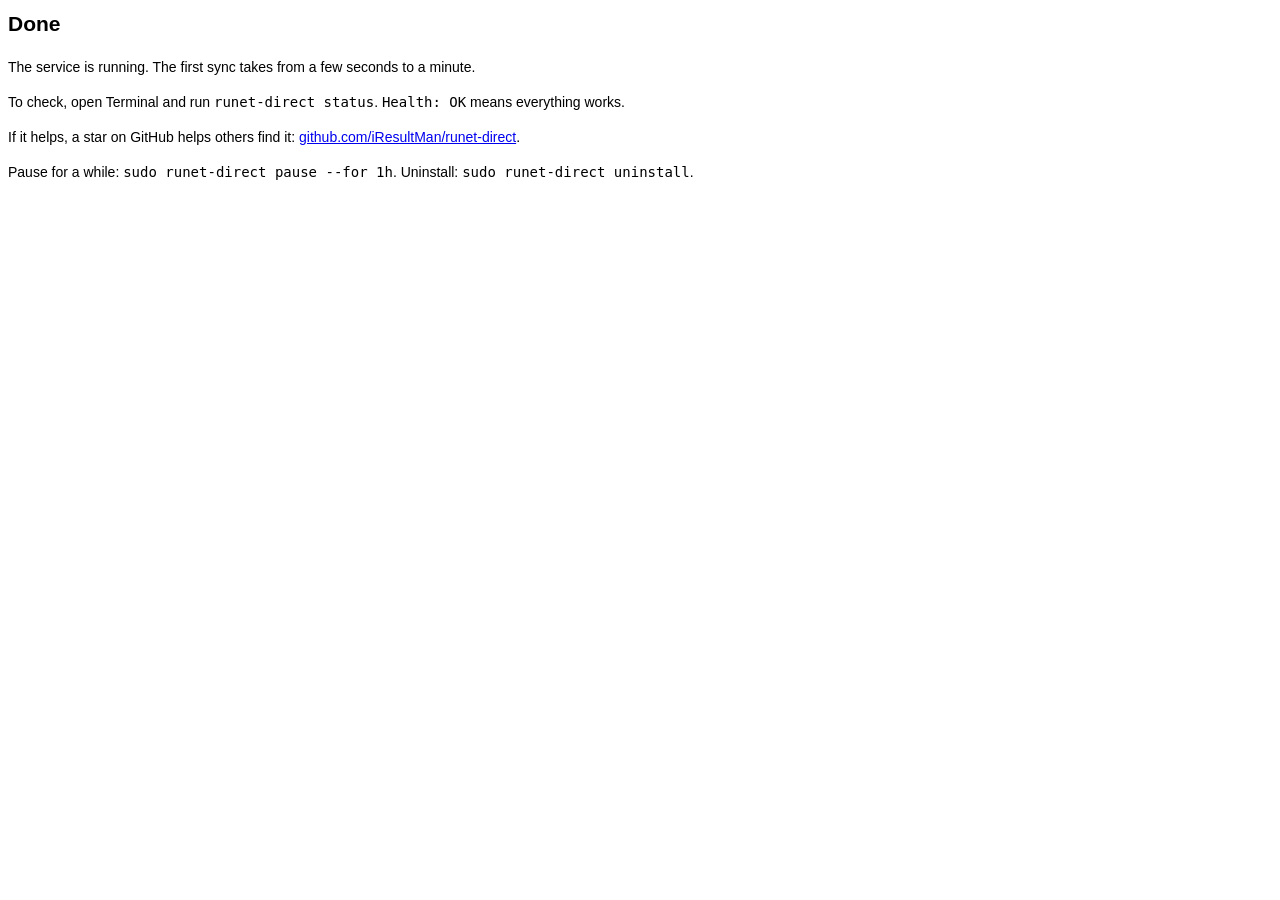
<file: packaging/macos/resources/en.lproj/conclusion.html>
<html lang="en"><head><meta charset="utf-8"></head><body style="font: 14px -apple-system, sans-serif; line-height: 1.5">
<h2>Done</h2>
<p>The service is running. The first sync takes from a few seconds to a minute.</p>
<p>To check, open Terminal and run <code>runet-direct status</code>. <code>Health: OK</code> means everything works.</p>
<p>If it helps, a star on GitHub helps others find it: <a href="https://github.com/iResultMan/runet-direct">github.com/iResultMan/runet-direct</a>.</p>
<p>Pause for a while: <code>sudo runet-direct pause --for 1h</code>. Uninstall: <code>sudo runet-direct uninstall</code>.</p>
</body></html>
</file>
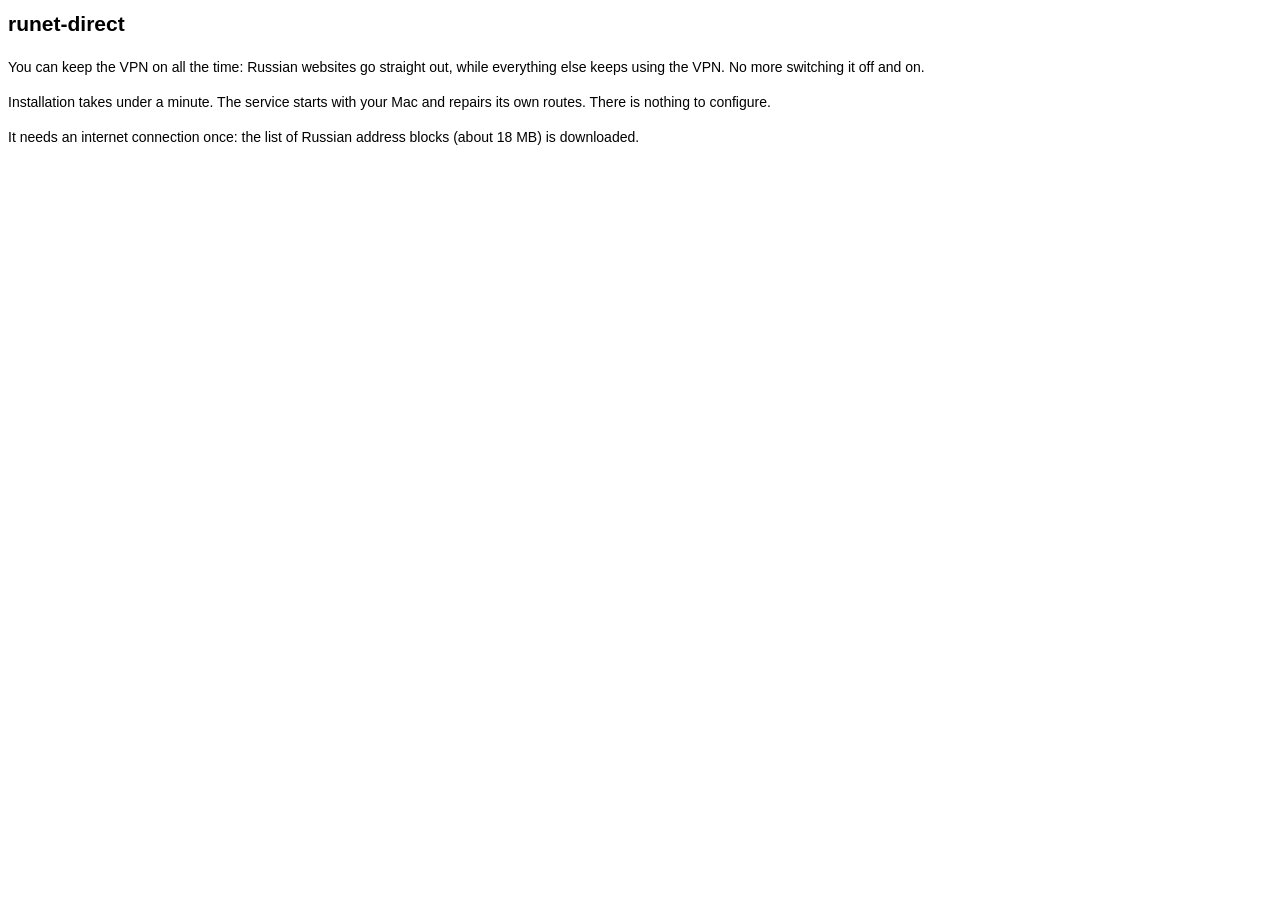
<file: packaging/macos/resources/en.lproj/welcome.html>
<html lang="en"><head><meta charset="utf-8"></head><body style="font: 14px -apple-system, sans-serif; line-height: 1.5">
<h2>runet-direct</h2>
<p>You can keep the VPN on all the time: Russian websites go straight out, while everything else keeps using the VPN. No more switching it off and on.</p>
<p>Installation takes under a minute. The service starts with your Mac and repairs its own routes. There is nothing to configure.</p>
<p>It needs an internet connection once: the list of Russian address blocks (about 18&nbsp;MB) is downloaded.</p>
</body></html>
</file>
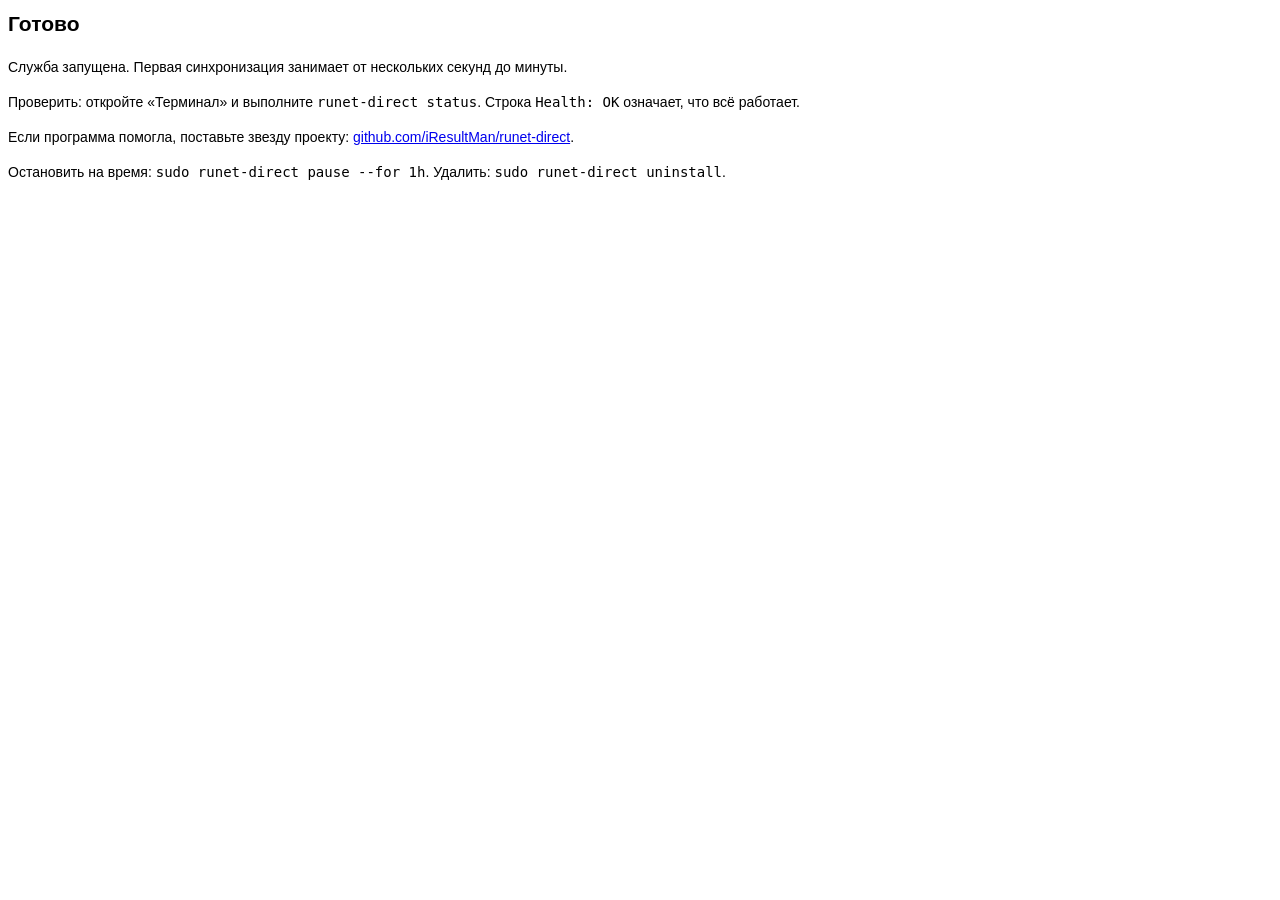
<file: packaging/macos/resources/ru.lproj/conclusion.html>
<html lang="ru"><head><meta charset="utf-8"></head><body style="font: 14px -apple-system, sans-serif; line-height: 1.5">
<h2>Готово</h2>
<p>Служба запущена. Первая синхронизация занимает от нескольких секунд до минуты.</p>
<p>Проверить: откройте «Терминал» и выполните <code>runet-direct status</code>. Строка <code>Health: OK</code> означает, что всё работает.</p>
<p>Если программа помогла, поставьте звезду проекту: <a href="https://github.com/iResultMan/runet-direct">github.com/iResultMan/runet-direct</a>.</p>
<p>Остановить на время: <code>sudo runet-direct pause --for 1h</code>. Удалить: <code>sudo runet-direct uninstall</code>.</p>
</body></html>
</file>
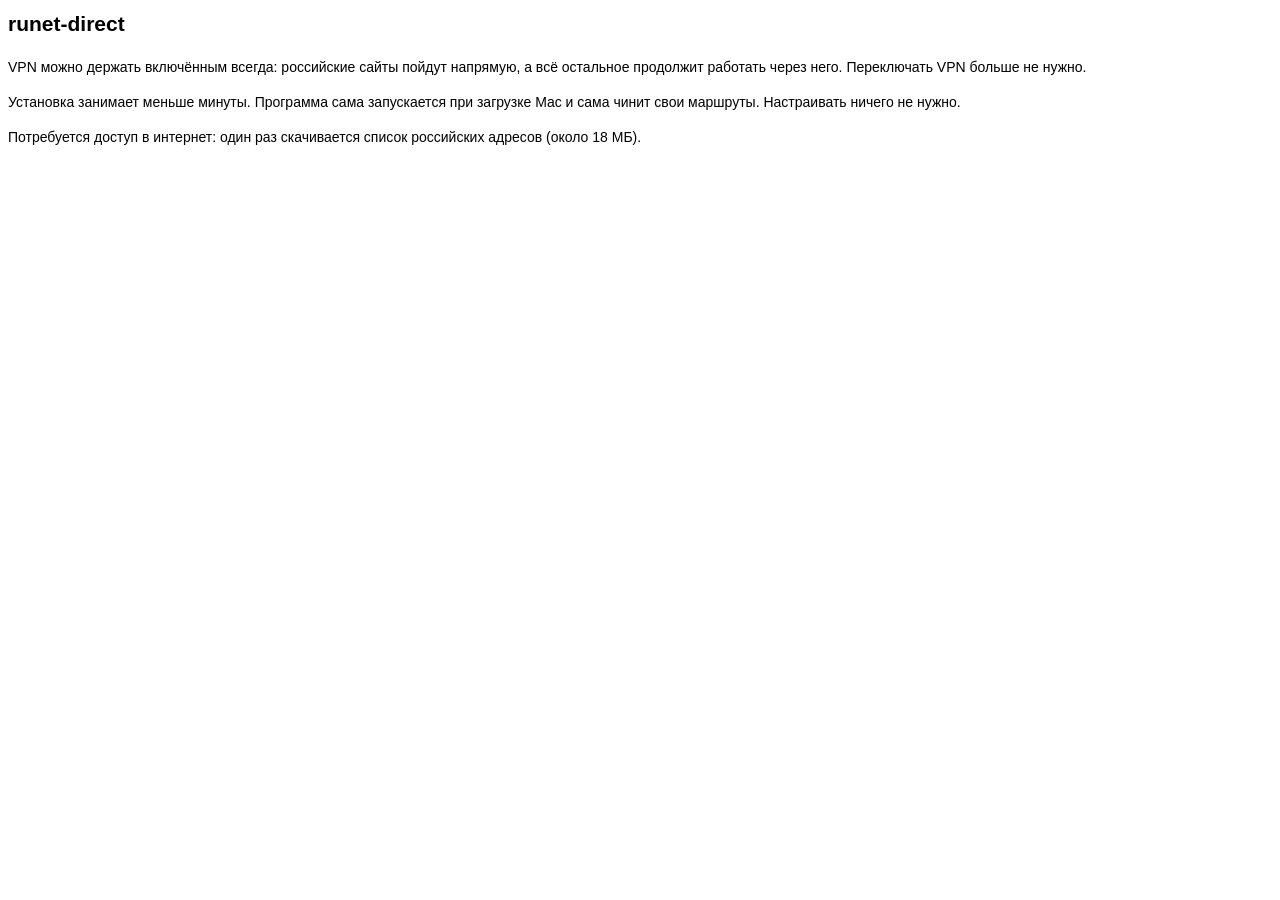
<file: packaging/macos/resources/ru.lproj/welcome.html>
<html lang="ru"><head><meta charset="utf-8"></head><body style="font: 14px -apple-system, sans-serif; line-height: 1.5">
<h2>runet-direct</h2>
<p>VPN можно держать включённым всегда: российские сайты пойдут напрямую, а всё остальное продолжит работать через него. Переключать VPN больше не нужно.</p>
<p>Установка занимает меньше минуты. Программа сама запускается при загрузке Mac и сама чинит свои маршруты. Настраивать ничего не нужно.</p>
<p>Потребуется доступ в интернет: один раз скачивается список российских адресов (около 18&nbsp;МБ).</p>
</body></html>
</file>
<file: docs/site/style.css>
/* runet-direct landing. One family (Onest 300/400), ink + paper + one accent. */

@font-face {
  font-family: "Onest";
  src: url("fonts/onest-cyrillic.woff2") format("woff2");
  font-weight: 300 400;
  font-display: swap;
  unicode-range: U+0301, U+0400-045F, U+0490-0491, U+04B0-04B1, U+2116;
}
@font-face {
  font-family: "Onest";
  src: url("fonts/onest-latin.woff2") format("woff2");
  font-weight: 300 400;
  font-display: swap;
  unicode-range: U+0000-00FF, U+0131, U+0152-0153, U+02BB-02BC, U+02C6, U+02DA, U+02DC, U+0304, U+0308, U+0329, U+2000-206F, U+20AC, U+2122, U+2191, U+2193, U+2212, U+2215, U+FEFF, U+FFFD;
}

:root {
  /* Meaning, not decoration: surface, text, action. */
  --color-surface: #100f0d;
  --color-text: #ede9e0;
  --color-text-2: rgba(237, 233, 224, 0.75);
  --color-text-3: rgba(237, 233, 224, 0.6);
  --color-line: rgba(237, 233, 224, 0.16);
  --color-action: #ff5b1f;
  --color-on-action: #100f0d;

  --pad: clamp(1.25rem, 4vw, 4rem);
  --measure: 34rem; /* about 50 characters */
  --ease: cubic-bezier(0.22, 1, 0.36, 1);
  --font: "Onest", system-ui, -apple-system, "Segoe UI", sans-serif;
  --mono: ui-monospace, "SF Mono", Menlo, Consolas, "Liberation Mono", monospace;
}

*, *::before, *::after { box-sizing: border-box; }
html { color-scheme: dark; -webkit-text-size-adjust: 100%; scroll-behavior: smooth; }
body {
  margin: 0;
  background: var(--color-surface);
  color: var(--color-text);
  font: 400 clamp(1rem, 0.96rem + 0.2vw, 1.125rem) / 1.6 var(--font);
  text-wrap: pretty;
  -webkit-font-smoothing: antialiased;
}
::selection { background: var(--color-action); color: var(--color-on-action); }
a { color: inherit; text-decoration-color: var(--color-line); text-underline-offset: 0.2em; transition: text-decoration-color 320ms var(--ease), color 320ms var(--ease); }
a:hover { text-decoration-color: var(--color-action); }
:focus-visible { outline: 2px solid var(--color-action); outline-offset: 3px; }

h1, h2, h3 { margin: 0; font-weight: 300; text-wrap: balance; hyphens: none; }
h1 { font-size: clamp(2.6rem, min(8vw, 14svh), 9rem); line-height: 0.92; letter-spacing: -0.04em; }
h2 { font-size: clamp(2rem, 5.5vw, 5rem); line-height: 0.96; letter-spacing: -0.035em; }
h3 { font-size: clamp(1.25rem, 1.1rem + 0.6vw, 1.75rem); line-height: 1.1; letter-spacing: -0.02em; }
p { margin: 0; }
code, pre, kbd { font-family: var(--mono); font-size: 0.92em; }

.skip { position: absolute; left: var(--pad); top: -4rem; padding: 0.75rem 1rem; background: var(--color-action); color: var(--color-on-action); z-index: 10; }
.skip:focus { top: 1rem; }

.label { font-size: 0.8125rem; line-height: 1.8; letter-spacing: 0.18em; text-transform: uppercase; color: var(--color-text-3); }

/* ---------- buttons: a fill and a hairline, nothing else ---------- */
.btn {
  --h: 3.25rem;
  display: inline-flex; align-items: center; gap: 0.9rem;
  min-height: var(--h); padding: 0 1.6rem;
  border: 1px solid var(--color-line); border-radius: 0;
  background: transparent; color: var(--color-text);
  font: 400 1rem/1 var(--font); text-decoration: none; cursor: pointer;
  position: relative; overflow: hidden; isolation: isolate;
  transition: color 320ms var(--ease), border-color 500ms var(--ease);
}
.btn::before {
  content: ""; position: absolute; inset: 0; z-index: -1;
  background: var(--color-action); transform: translateX(-101%);
  transition: transform 500ms var(--ease);
}
.btn .arrow { width: 1.1rem; height: 1rem; transition: transform 520ms var(--ease); }
.btn:hover, .btn:focus-visible { color: var(--color-on-action); border-color: var(--color-action); }
.btn:hover::before, .btn:focus-visible::before { transform: translateX(0); }
.btn:hover .arrow, .btn:focus-visible .arrow { transform: translateX(0.35rem); }
.btn--fill { background: var(--color-action); color: var(--color-on-action); border-color: var(--color-action); }
.btn--fill::before { background: var(--color-text); }
.btn--fill:hover, .btn--fill:focus-visible { color: var(--color-on-action); border-color: var(--color-text); }
.note { font-size: 0.8125rem; color: var(--color-text-3); }

/* ---------- hero: one screen ---------- */
.hero {
  min-height: 100svh;
  display: grid; grid-template-rows: auto minmax(0, 1fr) auto;
  padding: 0 var(--pad) clamp(1.5rem, 5svh, 3.5rem);
}
.bar { display: flex; align-items: center; justify-content: space-between; gap: 1rem; min-height: 4.5rem; }
.brand { display: inline-flex; align-items: center; gap: 0.75rem; text-decoration: none; font-size: 1.0625rem; }
.brand svg { width: 1.75rem; height: 1.75rem; }
.nav { display: flex; flex-wrap: wrap; justify-content: flex-end; gap: 0.25rem 1.5rem; font-size: 0.9375rem; color: var(--color-text-2); }
.nav a { display: inline-flex; align-items: center; min-height: 2.75rem; text-decoration: none; }
.nav a:hover { color: var(--color-text); }
.nav a.star { gap: 0.5rem; padding: 0 0.9rem; border: 1px solid var(--color-line); color: var(--color-text); transition: border-color 500ms var(--ease), color 320ms var(--ease); }
.nav a.star svg { width: 0.95rem; height: 0.95rem; fill: var(--color-action); }
.nav a.star:hover, .nav a.star:focus-visible { border-color: var(--color-action); }

/* The mechanism, drawn: two lanes leave the same machine. */
.lanes {
  align-self: center; margin-inline: calc(var(--pad) * -1); padding-inline: var(--pad);
  display: grid; grid-template-columns: minmax(6.5rem, 11rem) minmax(0, 1fr) max-content;
  row-gap: clamp(1.5rem, 5svh, 3.25rem);
}
.lane { display: contents; }
.lane__from, .lane__to { font-size: 0.8125rem; line-height: 1.5; letter-spacing: 0.16em; text-transform: uppercase; color: var(--color-text-3); }
.lane--direct .lane__from { grid-column: 1; grid-row: 1 / 3; display: flex; align-items: center; padding-right: 1.25rem; border-right: 1px solid var(--color-text-3); }
.lane--vpn .lane__from { display: none; }
.lane__line { grid-column: 2; position: relative; height: 2px; display: flex; align-items: center; align-self: center; }
.lane__to { grid-column: 3; padding-left: 1.25rem; align-self: center; color: var(--color-text-2); white-space: nowrap; }
.lane--direct .lane__line, .lane--direct .lane__to { grid-row: 1; }
.lane--vpn .lane__line, .lane--vpn .lane__to { grid-row: 2; }
.lane--direct .lane__to { color: var(--color-action); }
.lane__line::before, .lane__line::after { content: ""; flex: 1; height: 2px; }
.lane--direct .lane__line { overflow: hidden; }
.lane--direct .lane__line::before { background: var(--color-action); transform-origin: left; }
.lane--vpn .lane__line::before, .lane--vpn .lane__line::after { background: var(--color-line); }
.lane--vpn .lane__line::before { transform-origin: left; }
.tunnel {
  flex: 0 0 clamp(5rem, 14vw, 12rem); display: grid; place-items: center; height: 3rem;
  border: 1px solid var(--color-text-3); color: var(--color-text-2); letter-spacing: 0.18em; font-size: 0.8125rem;
}

/* Flow along the direct lane: the only endless motion on the page. */
.lane--direct .lane__line::after {
  position: absolute; inset: 0; flex: none;
  background: repeating-linear-gradient(90deg, transparent 0 22px, var(--color-surface) 22px 26px);
  animation: flow 1.8s linear infinite;
}
@keyframes flow { to { background-position: 26px 0; } }

.hero__copy { display: grid; gap: 1.75rem; padding-top: clamp(1rem, 3svh, 2rem); }
.hero__copy h1 { margin-left: -0.04em; }
.lead { text-wrap: balance; max-width: 36rem; font-size: clamp(1.0625rem, 1rem + 0.45vw, 1.375rem); line-height: 1.5; color: var(--color-text-2); }
.cta { display: flex; flex-wrap: wrap; align-items: center; gap: 1rem 1.5rem; }

/* ---------- sections: no cards, no icons ---------- */
main > section:not(.hero) { padding: clamp(4.5rem, 12vw, 9rem) var(--pad) 0; }
.split { display: grid; grid-template-columns: minmax(0, 5fr) minmax(0, 7fr); gap: clamp(2rem, 6vw, 6rem); align-items: start; }
.split h2 { margin-bottom: 1.75rem; }
.prose { max-width: var(--measure); color: var(--color-text-2); display: grid; gap: 1.1rem; }
.prose strong { font-weight: 400; color: var(--color-text); }

pre {
  margin: 0; padding: 1.5rem; overflow-x: auto;
  background: rgba(237, 233, 224, 0.04); border-top: 1px solid var(--color-line); border-bottom: 1px solid var(--color-line);
  font-size: clamp(0.78rem, 0.7rem + 0.3vw, 0.9375rem); line-height: 1.7; color: var(--color-text-2); tab-size: 4;
}
pre .ok { color: var(--color-action); }
pre b { font-weight: 400; color: var(--color-text); }

.figures { margin: 2.5rem 0 0; padding: 0; list-style: none; display: grid; gap: 1.5rem; }
.figures li { display: grid; grid-template-columns: minmax(6.5rem, 9rem) 1fr; gap: 1rem; align-items: baseline; border-top: 1px solid var(--color-line); padding-top: 1.25rem; }
.figures strong { font-weight: 300; font-size: clamp(2rem, 4vw, 3.25rem); letter-spacing: -0.03em; line-height: 1; }
.figures span { color: var(--color-text-2); max-width: 30rem; }

.facts { margin: 2rem 0 0; display: grid; }
.facts div { display: grid; grid-template-columns: minmax(0, 1fr) minmax(0, 2fr); gap: 1.5rem; padding: 1.25rem 0; border-top: 1px solid var(--color-line); }
.facts dt { color: var(--color-text); }
.facts dd { margin: 0; color: var(--color-text-2); max-width: 36rem; }
.facts div:last-child { border-bottom: 1px solid var(--color-line); }

.os { margin-top: 3rem; display: grid; }
.os__row { display: grid; grid-template-columns: minmax(8rem, 1fr) minmax(0, 3fr) 16rem; gap: 1.5rem 2.5rem; align-items: center; padding: 2rem 0; border-top: 1px solid var(--color-line); }
.os__row:last-child { border-bottom: 1px solid var(--color-line); }
.os__row p { color: var(--color-text-2); max-width: 38rem; }
.os__row .btn { width: 100%; justify-content: space-between; }
.os__row .small { margin-top: 0.6rem; font-size: 0.9375rem; color: var(--color-text-3); }
.os__row h3[data-yours]::after { content: attr(data-yours); margin-left: 0.9rem; font-size: 0.8125rem; letter-spacing: 0.16em; text-transform: uppercase; color: var(--color-action); }
.os__row pre { margin-top: 0.9rem; padding: 1rem 1.25rem; }

.cmds { margin-top: 2.5rem; display: grid; }
.cmds div { display: grid; grid-template-columns: minmax(0, 5fr) minmax(0, 6fr); gap: 1.5rem; padding: 1.1rem 0; border-top: 1px solid var(--color-line); align-items: baseline; }
.cmds div:last-child { border-bottom: 1px solid var(--color-line); }
.cmds dt { color: var(--color-text); overflow-wrap: anywhere; }
.cmds dd { margin: 0; color: var(--color-text-2); }

.faq { margin-top: 2.5rem; max-width: 52rem; }
.faq details { border-top: 1px solid var(--color-line); }
.faq details:last-child { border-bottom: 1px solid var(--color-line); }
.faq summary { list-style: none; cursor: pointer; display: flex; justify-content: space-between; gap: 1.5rem; align-items: center; min-height: 3.5rem; padding: 0.9rem 0; font-size: clamp(1.0625rem, 1rem + 0.4vw, 1.3125rem); }
.faq summary::-webkit-details-marker { display: none; }
.faq summary::after { content: "+"; font-family: var(--mono); color: var(--color-action); transition: transform 500ms var(--ease); flex: none; }
.faq details[open] summary::after { transform: rotate(45deg); }
.faq details > div { padding: 0 0 1.5rem; max-width: 40rem; color: var(--color-text-2); display: grid; gap: 0.8rem; }

footer { margin-top: clamp(5rem, 12vw, 9rem); padding: 2rem var(--pad) 3rem; border-top: 1px solid var(--color-line); display: flex; flex-wrap: wrap; justify-content: space-between; gap: 1rem 2rem; color: var(--color-text-3); font-size: 0.9375rem; }
footer a { color: var(--color-text-2); }

/* ---------- entrance: blur + shift + fade, staggered ---------- */
.js .rise { opacity: 0; transform: translateY(28px); filter: blur(14px); transition: opacity 900ms var(--ease), transform 900ms var(--ease), filter 900ms var(--ease); transition-delay: var(--d, 0ms); }
.js .rise.in { opacity: 1; transform: none; filter: none; }
.js .draw::before { transform: scaleX(0); transition: transform 1100ms var(--ease) 500ms; }
.js .draw.in::before { transform: scaleX(1); }

@media (max-height: 720px) and (min-width: 861px) {
  .hero__copy { gap: 1rem; padding-top: 0.5rem; }
  h1 { font-size: clamp(2.2rem, min(7vw, 11svh), 6rem); }
  .lanes { row-gap: 1rem; }
  .lead { font-size: 1rem; }
}
@media (max-width: 860px) {
  .split, .cmds div, .facts div { grid-template-columns: 1fr; gap: 0.5rem; }
  .split { gap: 2rem; }
  .os__row { grid-template-columns: 1fr; gap: 1rem; padding: 1.75rem 0; }
  .lanes { grid-template-columns: minmax(0, 1fr); row-gap: 0.6rem; }
  .lane--direct .lane__from { grid-column: 1; grid-row: auto; border-right: 0; padding: 0; order: 1; }
  .lane--direct .lane__line { grid-column: 1; grid-row: auto; order: 2; }
  .lane--direct .lane__to { grid-column: 1; grid-row: auto; padding-left: 0; order: 3; margin-bottom: 1rem; white-space: normal; }
  .lane--vpn .lane__line { grid-column: 1; grid-row: auto; order: 4; height: 3rem; }
  .lane--vpn .lane__to { grid-column: 1; grid-row: auto; padding-left: 0; order: 5; }
  .nav { font-size: 0.875rem; gap: 0.1rem 1rem; }
  .bar { flex-wrap: wrap; padding-top: 0.5rem; }
}
@media (max-width: 480px) {
  .figures li { grid-template-columns: 1fr; gap: 0.4rem; }
  .btn { width: 100%; justify-content: space-between; }
}
@media (prefers-reduced-motion: reduce) {
  html { scroll-behavior: auto; }
  .js .rise, .js .draw::before { transition: none; opacity: 1; transform: none; filter: none; }
  .lane--direct .lane__line::after { animation: none; display: none; }
  .btn, .btn::before, .btn .arrow { transition: none; }
}
</file>
